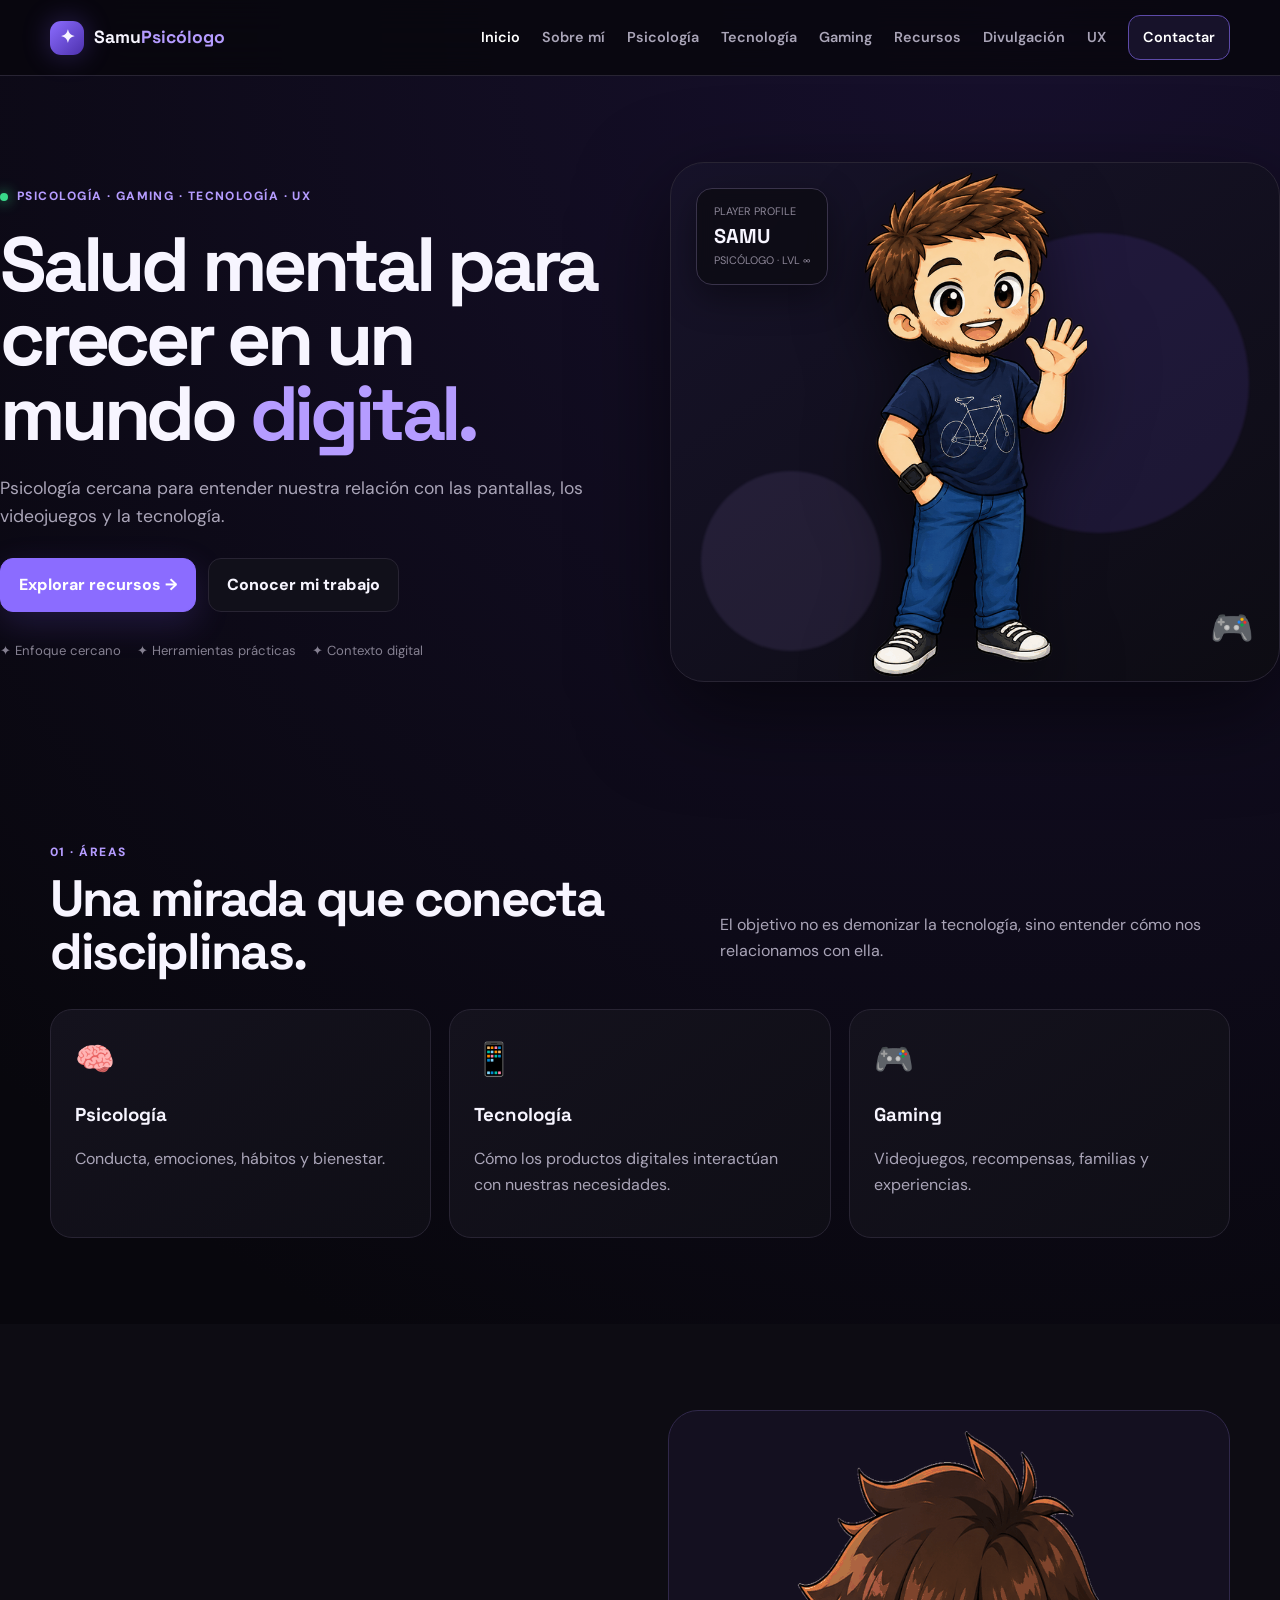
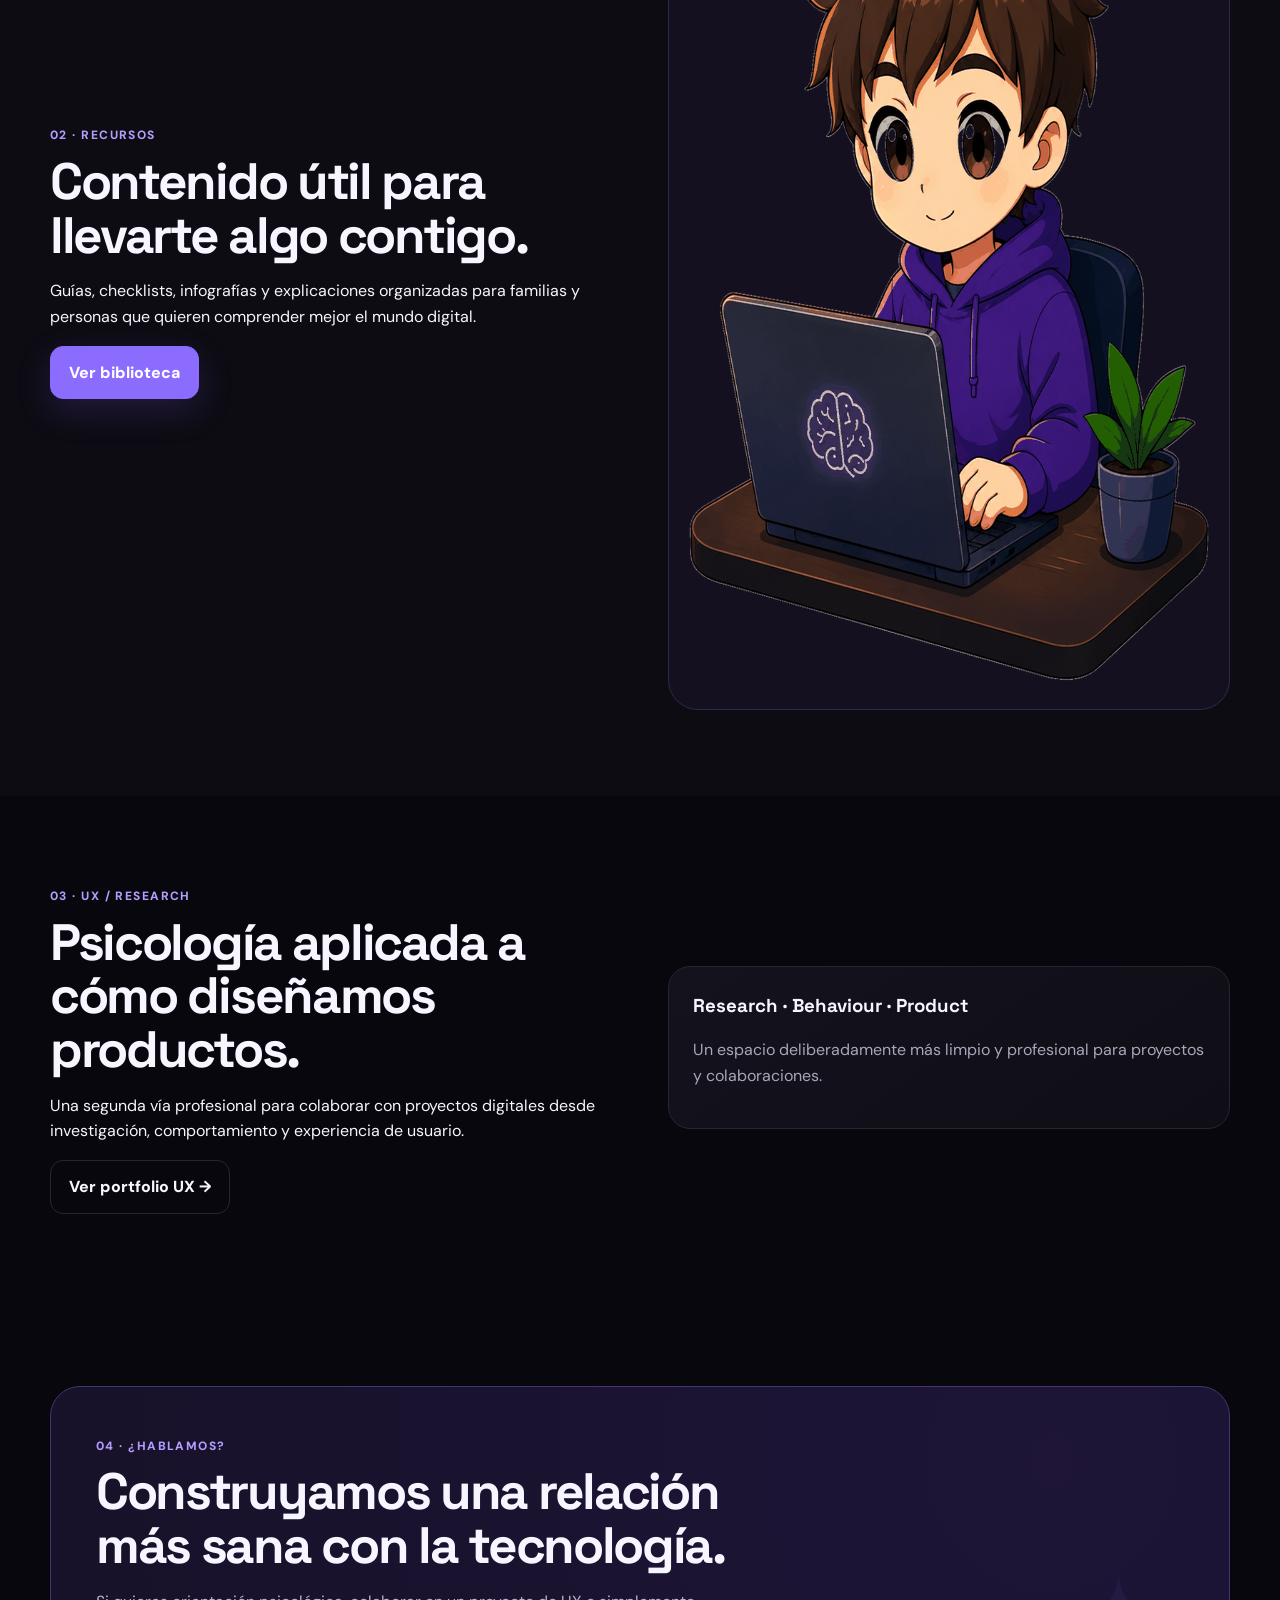
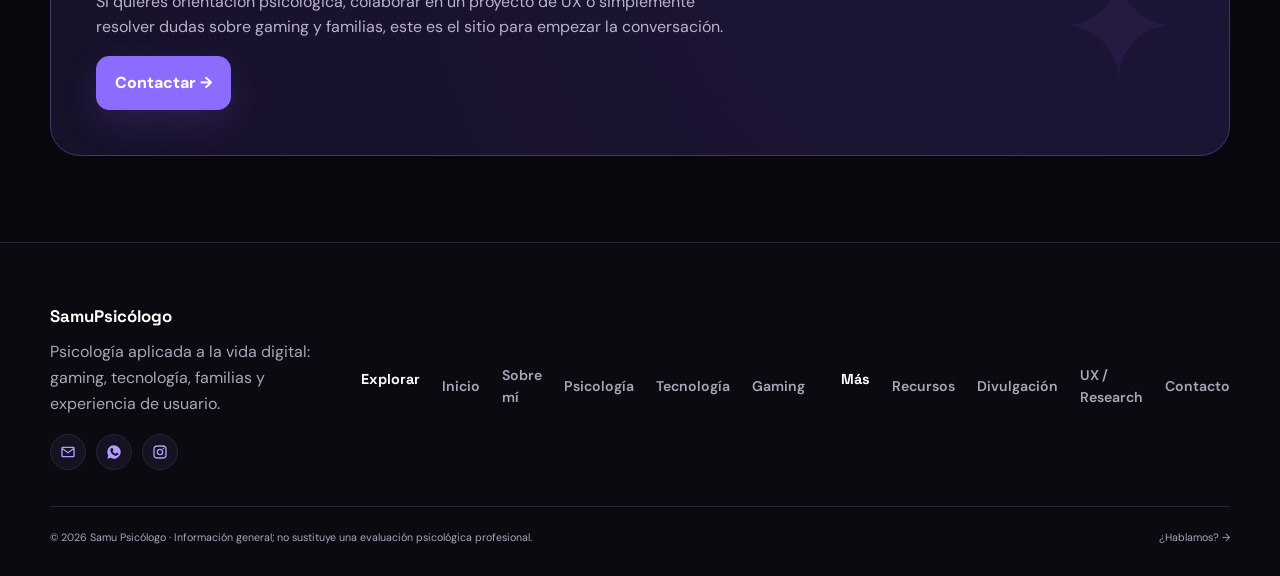
<file: index.html>
<!doctype html><html lang="es"><head><meta charset="utf-8"><meta name="viewport" content="width=device-width,initial-scale=1">
<title>Samu Psicólogo · Salud mental + Gaming + Tecnología</title>
<meta name="description" content="Psicología cercana especializada en la relación entre salud mental, videojuegos y tecnología. Recursos, divulgación y proyectos de UX/research.">
<link rel="canonical" href="https://samupsicologo.example.com/">
<meta property="og:type" content="website">
<meta property="og:title" content="Samu Psicólogo · Salud mental + Gaming + Tecnología">
<meta property="og:description" content="Psicología cercana especializada en la relación entre salud mental, videojuegos y tecnología.">
<meta property="og:image" content="assets/img/samu-hero.png">
<meta property="og:locale" content="es_ES">
<meta name="twitter:card" content="summary_large_image">
<meta name="theme-color" content="#08070d">
<link rel="icon" href="assets/img/favicon.png" type="image/png">
<link rel="apple-touch-icon" href="assets/img/favicon.png">
<link rel="stylesheet" href="css/styles.css">
<script type="application/ld+json">
{"@context":"https://schema.org","@type":"ProfessionalService","name":"Samu Psicólogo","description":"Psicología cercana especializada en la relación entre salud mental, videojuegos y tecnología.","image":"assets/img/samu-hero.png","email":"hola@samupsigamer.com","sameAs":["https://instagram.com/samu.psigamer"],"areaServed":"ES","knowsAbout":["Psicología","Gaming","Tecnología","UX Research","Bienestar digital"]}
</script>
</head><body>
<a class="skip-link" href="#content">Saltar al contenido</a>
<header class="header"><div class="container header-inner"><a class="brand" href="index.html"><span class="brand-mark">✦</span><span>Samu<span>Psicólogo</span></span></a><button class="menu" aria-label="Abrir navegación" aria-expanded="false">☰</button><nav><a class="active" href="index.html" aria-current="page">Inicio</a><a href="pages/sobre-mi.html">Sobre mí</a><a href="pages/psicologia.html">Psicología</a><a href="pages/tecnologia.html">Tecnología</a><a href="pages/gaming.html">Gaming</a><a href="pages/recursos.html">Recursos</a><a href="pages/divulgacion.html">Divulgación</a><a href="pages/ux.html">UX</a><a class="nav-cta" href="pages/contacto.html">Contactar</a></nav></div></header>
<main id="content"><section class="hero"><div class="container" style="display:contents"><div><div class="eyebrow"><span class="pulse-dot"></span> PSICOLOGÍA · GAMING · TECNOLOGÍA · UX</div><h1>Salud mental para crecer en un mundo <em>digital.</em></h1><p>Psicología cercana para entender nuestra relación con las pantallas, los videojuegos y la tecnología.</p><div class="actions"><a class="btn primary" href="pages/recursos.html">Explorar recursos →</a><a class="btn ghost" href="pages/sobre-mi.html">Conocer mi trabajo</a></div><div class="trust"><span>✦ Enfoque cercano</span><span>✦ Herramientas prácticas</span><span>✦ Contexto digital</span></div></div><div class="hero-visual"><div class="level-card top"><small>PLAYER PROFILE</small><strong>SAMU</strong><span>PSICÓLOGO · LVL ∞</span></div><img src="assets/img/samu-hero.png" alt="Ilustración de Samu, psicólogo" width="374" height="850"><div class="controller">🎮</div></div></div></section>
<section class="section"><div class="container"><div class="section-head"><div><span class="tag">01 · ÁREAS</span><h2>Una mirada que conecta disciplinas.</h2></div><p>El objetivo no es demonizar la tecnología, sino entender cómo nos relacionamos con ella.</p></div><div class="grid"><a class="card" href="pages/psicologia.html"><div class="icon">🧠</div><h3>Psicología</h3><p>Conducta, emociones, hábitos y bienestar.</p></a><a class="card" href="pages/tecnologia.html"><div class="icon">📱</div><h3>Tecnología</h3><p>Cómo los productos digitales interactúan con nuestras necesidades.</p></a><a class="card" href="pages/gaming.html"><div class="icon">🎮</div><h3>Gaming</h3><p>Videojuegos, recompensas, familias y experiencias.</p></a></div></div></section>
<section class="section dark"><div class="container split"><div><span class="tag">02 · RECURSOS</span><h2>Contenido útil para llevarte algo contigo.</h2><p>Guías, checklists, infografías y explicaciones organizadas para familias y personas que quieren comprender mejor el mundo digital.</p><a class="btn primary" href="pages/recursos.html">Ver biblioteca</a></div><div class="chibi-card"><img src="assets/img/samu-recursos.png" alt="Ilustración de un niño usando un portátil con el logo de Samu Psicólogo" loading="lazy" width="728" height="850"></div></div></section>
<section class="section"><div class="container split"><div><span class="tag">03 · UX / RESEARCH</span><h2>Psicología aplicada a cómo diseñamos productos.</h2><p>Una segunda vía profesional para colaborar con proyectos digitales desde investigación, comportamiento y experiencia de usuario.</p><a class="btn" href="pages/ux.html">Ver portfolio UX →</a></div><div class="card"><h3>Research · Behaviour · Product</h3><p>Un espacio deliberadamente más limpio y profesional para proyectos y colaboraciones.</p></div></div></section>
<section class="section"><div class="container"><div class="cta"><span class="tag">04 · ¿HABLAMOS?</span><h2>Construyamos una relación más sana con la tecnología.</h2><p>Si quieres orientación psicológica, colaborar en un proyecto de UX o simplemente resolver dudas sobre gaming y familias, este es el sitio para empezar la conversación.</p><a class="btn primary" href="pages/contacto.html">Contactar →</a></div></div></section></main><footer class="footer"><div class="container footer-grid"><div class="footer-about"><strong>SamuPsicólogo</strong><p>Psicología aplicada a la vida digital: gaming, tecnología, familias y experiencia de usuario.</p><div class="footer-social"><a href="mailto:hola@samupsigamer.com" aria-label="Enviar email"><svg viewBox="0 0 24 24"><path d="M4 4h16a2 2 0 0 1 2 2v12a2 2 0 0 1-2 2H4a2 2 0 0 1-2-2V6a2 2 0 0 1 2-2Zm0 2v.01L12 12l8-5.99V6H4Zm16 12V8.24l-8 6-8-6V18Z"/></svg></a><a href="https://wa.me/000000000" target="_blank" rel="noopener" aria-label="WhatsApp"><svg viewBox="0 0 24 24"><path d="M12 2a10 10 0 0 0-8.6 15.1L2 22l5-1.35A10 10 0 1 0 12 2Zm5.6 14.2c-.24.68-1.4 1.3-1.94 1.36-.5.06-1.12.08-1.8-.11a12.7 12.7 0 0 1-1.86-.68 10.6 10.6 0 0 1-4.2-3.75c-.4-.55-1.3-1.9-1.3-3.6 0-1.7.9-2.5 1.2-2.85.3-.35.7-.4.9-.4h.65c.2 0 .48-.04.73.55.26.6.9 2.1.98 2.25.08.15.13.33.02.53-.1.2-.16.33-.32.5-.15.18-.32.4-.46.53-.15.15-.3.31-.13.6.16.3.72 1.2 1.55 1.94 1.06.94 1.96 1.24 2.26 1.38.3.15.48.13.65-.08.18-.2.75-.87.95-1.17.2-.3.4-.24.66-.15.27.1 1.72.82 2.02.97.3.15.5.23.57.35.08.13.08.7-.16 1.38Z"/></svg></a><a href="https://instagram.com/samu.psigamer" target="_blank" rel="noopener" aria-label="Instagram"><svg viewBox="0 0 24 24"><path d="M8 2h8a6 6 0 0 1 6 6v8a6 6 0 0 1-6 6H8a6 6 0 0 1-6-6V8a6 6 0 0 1 6-6Zm0 2a4 4 0 0 0-4 4v8a4 4 0 0 0 4 4h8a4 4 0 0 0 4-4V8a4 4 0 0 0-4-4Zm4 3a5 5 0 1 1 0 10 5 5 0 0 1 0-10Zm0 2a3 3 0 1 0 0 6 3 3 0 0 0 0-6Zm5.2-3.4a1.2 1.2 0 1 1 0 2.4 1.2 1.2 0 0 1 0-2.4Z"/></svg></a></div></div><nav class="footer-col"><h4>Explorar</h4><a href="index.html">Inicio</a><a href="pages/sobre-mi.html">Sobre mí</a><a href="pages/psicologia.html">Psicología</a><a href="pages/tecnologia.html">Tecnología</a><a href="pages/gaming.html">Gaming</a></nav><nav class="footer-col"><h4>Más</h4><a href="pages/recursos.html">Recursos</a><a href="pages/divulgacion.html">Divulgación</a><a href="pages/ux.html">UX / Research</a><a href="pages/contacto.html">Contacto</a></nav></div><div class="container footer-bottom"><small>© 2026 Samu Psicólogo · Información general; no sustituye una evaluación psicológica profesional.</small><small><a href="pages/contacto.html">¿Hablamos? →</a></small></div></footer><script src="js/main.js"></script></body></html>
</file>
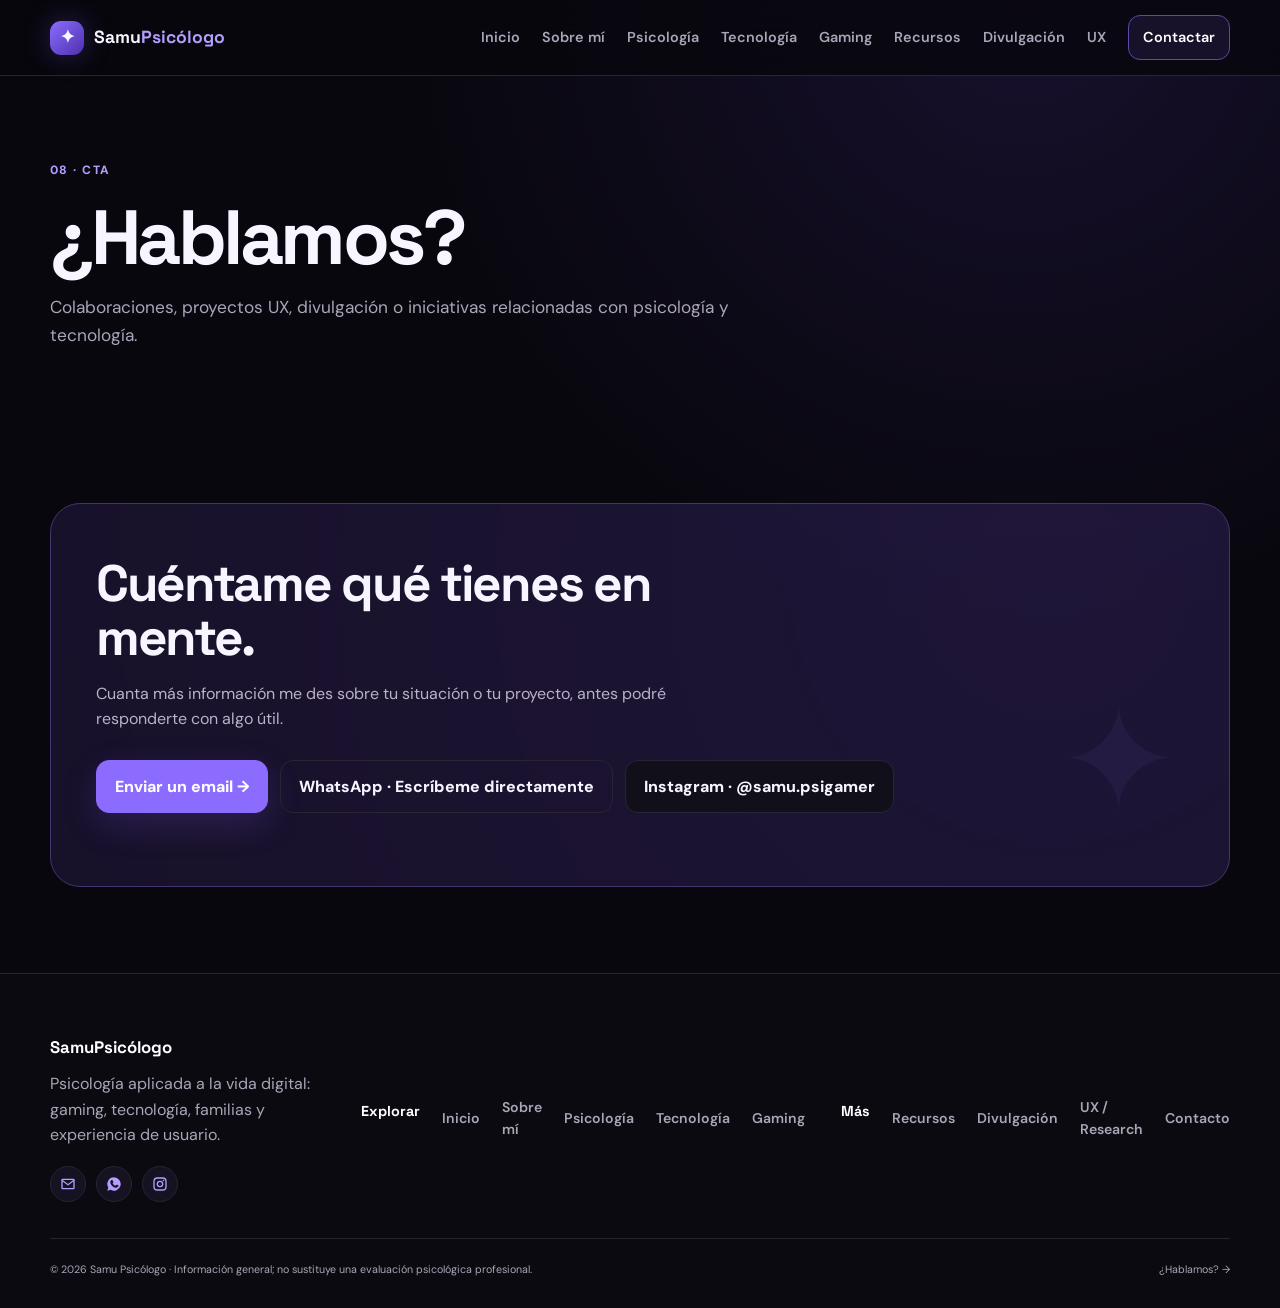
<file: pages/contacto.html>
<!doctype html><html lang="es"><head><meta charset="utf-8"><meta name="viewport" content="width=device-width,initial-scale=1">
<title>Contacto · Samu Psicólogo</title>
<meta name="description" content="Escríbeme por email, WhatsApp o Instagram para consultas, colaboraciones o proyectos de UX y divulgación.">
<link rel="canonical" href="https://samupsicologo.example.com/pages/contacto.html">
<meta property="og:type" content="website">
<meta property="og:title" content="Contacto · Samu Psicólogo">
<meta property="og:description" content="Escríbeme por email, WhatsApp o Instagram para consultas, colaboraciones o proyectos de UX y divulgación.">
<meta property="og:image" content="../assets/img/samu-hero.png">
<meta property="og:locale" content="es_ES">
<meta name="twitter:card" content="summary_large_image">
<meta name="theme-color" content="#08070d">
<link rel="icon" href="../assets/img/favicon.png" type="image/png">
<link rel="apple-touch-icon" href="../assets/img/favicon.png">
<link rel="stylesheet" href="../css/styles.css">
</head><body>
<a class="skip-link" href="#content">Saltar al contenido</a>
<header class="header"><div class="container header-inner"><a class="brand" href="../index.html"><span class="brand-mark">✦</span><span>Samu<span>Psicólogo</span></span></a><button class="menu" aria-label="Abrir navegación" aria-expanded="false">☰</button><nav>
<a href="../index.html">Inicio</a><a href="sobre-mi.html">Sobre mí</a><a href="psicologia.html">Psicología</a><a href="tecnologia.html">Tecnología</a><a href="gaming.html">Gaming</a><a href="recursos.html">Recursos</a><a href="divulgacion.html">Divulgación</a><a href="ux.html">UX</a><a class="nav-cta active" href="contacto.html" aria-current="page">Contactar</a></nav></div></header><main id="content"><section class="page-hero"><div class="container"><span class="tag">08 · CTA</span><h1>¿Hablamos?</h1><p>Colaboraciones, proyectos UX, divulgación o iniciativas relacionadas con psicología y tecnología.</p></div></section><section class="section"><div class="container"><div class="cta"><h2>Cuéntame qué tienes en mente.</h2><p>Cuanta más información me des sobre tu situación o tu proyecto, antes podré responderte con algo útil.</p><div class="actions"><a class="btn primary" href="mailto:hola@samupsigamer.com">Enviar un email →</a><a class="btn" href="https://wa.me/000000000" target="_blank" rel="noopener">WhatsApp · Escríbeme directamente</a><a class="btn ghost" href="https://instagram.com/samu.psigamer" target="_blank" rel="noopener">Instagram · @samu.psigamer</a></div></div></div></section></main><footer class="footer"><div class="container footer-grid"><div class="footer-about"><strong>SamuPsicólogo</strong><p>Psicología aplicada a la vida digital: gaming, tecnología, familias y experiencia de usuario.</p><div class="footer-social"><a href="mailto:hola@samupsigamer.com" aria-label="Enviar email"><svg viewBox="0 0 24 24"><path d="M4 4h16a2 2 0 0 1 2 2v12a2 2 0 0 1-2 2H4a2 2 0 0 1-2-2V6a2 2 0 0 1 2-2Zm0 2v.01L12 12l8-5.99V6H4Zm16 12V8.24l-8 6-8-6V18Z"/></svg></a><a href="https://wa.me/000000000" target="_blank" rel="noopener" aria-label="WhatsApp"><svg viewBox="0 0 24 24"><path d="M12 2a10 10 0 0 0-8.6 15.1L2 22l5-1.35A10 10 0 1 0 12 2Zm5.6 14.2c-.24.68-1.4 1.3-1.94 1.36-.5.06-1.12.08-1.8-.11a12.7 12.7 0 0 1-1.86-.68 10.6 10.6 0 0 1-4.2-3.75c-.4-.55-1.3-1.9-1.3-3.6 0-1.7.9-2.5 1.2-2.85.3-.35.7-.4.9-.4h.65c.2 0 .48-.04.73.55.26.6.9 2.1.98 2.25.08.15.13.33.02.53-.1.2-.16.33-.32.5-.15.18-.32.4-.46.53-.15.15-.3.31-.13.6.16.3.72 1.2 1.55 1.94 1.06.94 1.96 1.24 2.26 1.38.3.15.48.13.65-.08.18-.2.75-.87.95-1.17.2-.3.4-.24.66-.15.27.1 1.72.82 2.02.97.3.15.5.23.57.35.08.13.08.7-.16 1.38Z"/></svg></a><a href="https://instagram.com/samu.psigamer" target="_blank" rel="noopener" aria-label="Instagram"><svg viewBox="0 0 24 24"><path d="M8 2h8a6 6 0 0 1 6 6v8a6 6 0 0 1-6 6H8a6 6 0 0 1-6-6V8a6 6 0 0 1 6-6Zm0 2a4 4 0 0 0-4 4v8a4 4 0 0 0 4 4h8a4 4 0 0 0 4-4V8a4 4 0 0 0-4-4Zm4 3a5 5 0 1 1 0 10 5 5 0 0 1 0-10Zm0 2a3 3 0 1 0 0 6 3 3 0 0 0 0-6Zm5.2-3.4a1.2 1.2 0 1 1 0 2.4 1.2 1.2 0 0 1 0-2.4Z"/></svg></a></div></div><nav class="footer-col"><h4>Explorar</h4><a href="../index.html">Inicio</a><a href="sobre-mi.html">Sobre mí</a><a href="psicologia.html">Psicología</a><a href="tecnologia.html">Tecnología</a><a href="gaming.html">Gaming</a></nav><nav class="footer-col"><h4>Más</h4><a href="recursos.html">Recursos</a><a href="divulgacion.html">Divulgación</a><a href="ux.html">UX / Research</a><a href="contacto.html">Contacto</a></nav></div><div class="container footer-bottom"><small>© 2026 Samu Psicólogo · Información general; no sustituye una evaluación psicológica profesional.</small><small><a href="contacto.html">¿Hablamos? →</a></small></div></footer><script src="../js/main.js"></script></body></html>
</file>
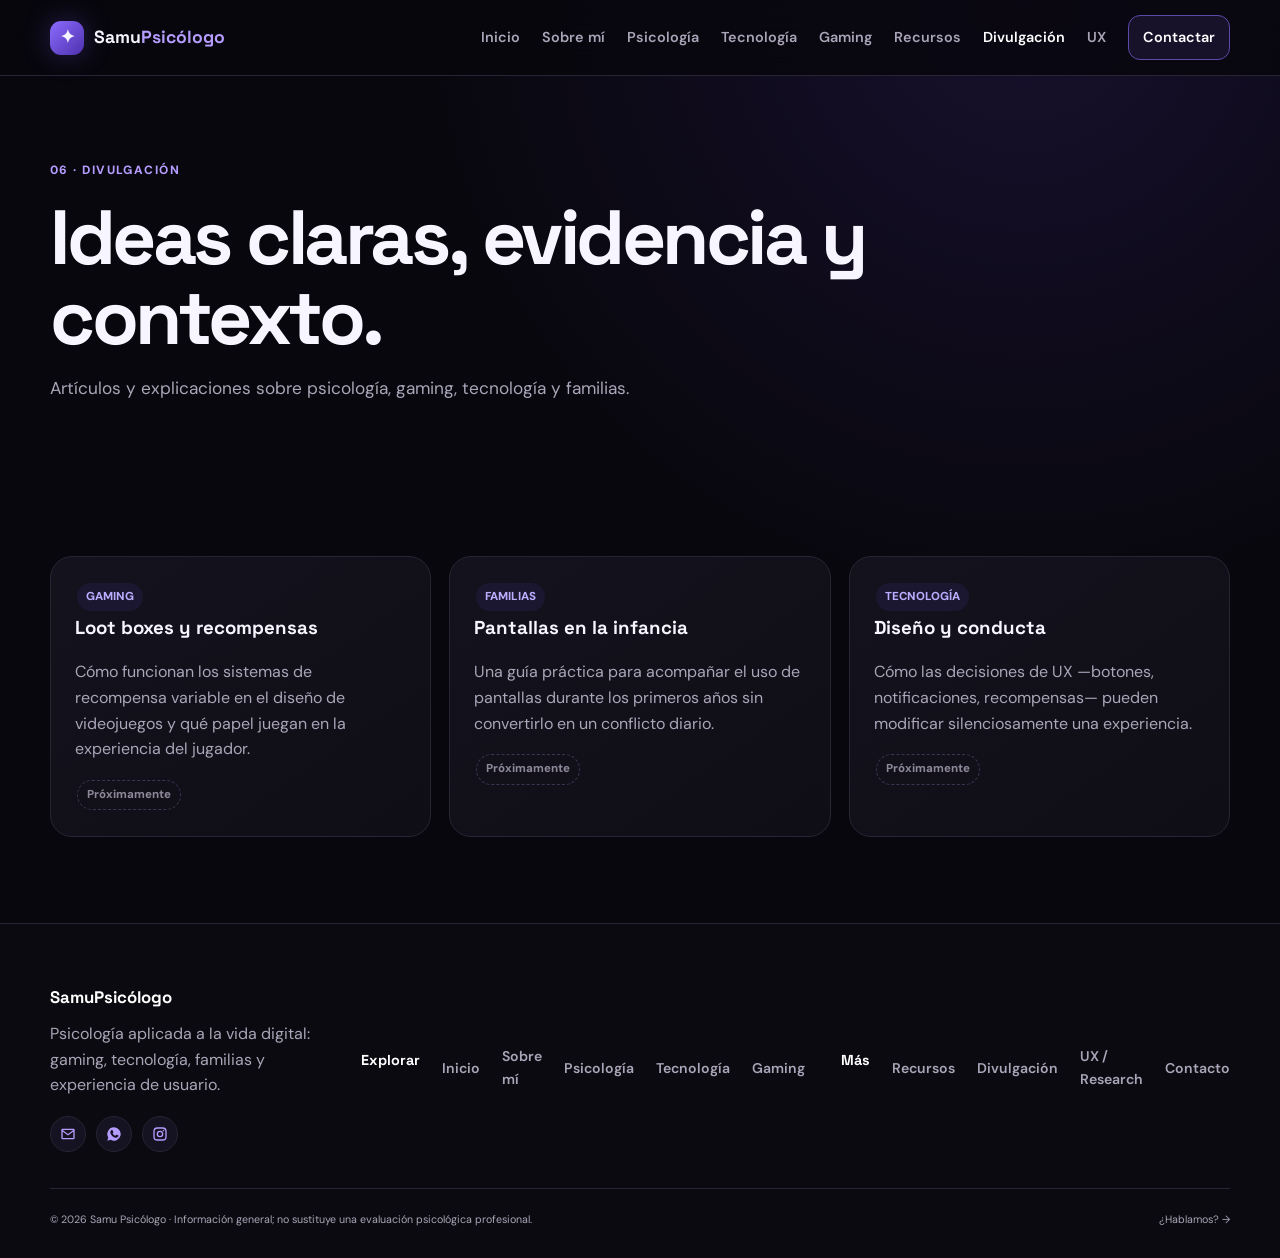
<file: pages/divulgacion.html>
<!doctype html><html lang="es"><head><meta charset="utf-8"><meta name="viewport" content="width=device-width,initial-scale=1">
<title>Divulgación · Samu Psicólogo</title>
<meta name="description" content="Artículos y explicaciones con evidencia y contexto sobre psicología, gaming, tecnología y familias.">
<link rel="canonical" href="https://samupsicologo.example.com/pages/divulgacion.html">
<meta property="og:type" content="website">
<meta property="og:title" content="Divulgación · Samu Psicólogo">
<meta property="og:description" content="Artículos y explicaciones con evidencia y contexto sobre psicología, gaming, tecnología y familias.">
<meta property="og:image" content="../assets/img/samu-hero.png">
<meta property="og:locale" content="es_ES">
<meta name="twitter:card" content="summary_large_image">
<meta name="theme-color" content="#08070d">
<link rel="icon" href="../assets/img/favicon.png" type="image/png">
<link rel="apple-touch-icon" href="../assets/img/favicon.png">
<link rel="stylesheet" href="../css/styles.css">
</head><body>
<a class="skip-link" href="#content">Saltar al contenido</a>
<header class="header"><div class="container header-inner"><a class="brand" href="../index.html"><span class="brand-mark">✦</span><span>Samu<span>Psicólogo</span></span></a><button class="menu" aria-label="Abrir navegación" aria-expanded="false">☰</button><nav>
<a href="../index.html">Inicio</a><a href="sobre-mi.html">Sobre mí</a><a href="psicologia.html">Psicología</a><a href="tecnologia.html">Tecnología</a><a href="gaming.html">Gaming</a><a href="recursos.html">Recursos</a><a class="active" href="divulgacion.html" aria-current="page">Divulgación</a><a href="ux.html">UX</a><a class="nav-cta" href="contacto.html">Contactar</a></nav></div></header><main id="content"><section class="page-hero"><div class="container"><span class="tag">06 · DIVULGACIÓN</span><h1>Ideas claras, evidencia y contexto.</h1><p>Artículos y explicaciones sobre psicología, gaming, tecnología y familias.</p></div></section><section class="section"><div class="container grid"><article class="card"><span class="tag-pill">GAMING</span><h3>Loot boxes y recompensas</h3><p>Cómo funcionan los sistemas de recompensa variable en el diseño de videojuegos y qué papel juegan en la experiencia del jugador.</p><span class="tag-pill soon">Próximamente</span></article><article class="card"><span class="tag-pill">FAMILIAS</span><h3>Pantallas en la infancia</h3><p>Una guía práctica para acompañar el uso de pantallas durante los primeros años sin convertirlo en un conflicto diario.</p><span class="tag-pill soon">Próximamente</span></article><article class="card"><span class="tag-pill">TECNOLOGÍA</span><h3>Diseño y conducta</h3><p>Cómo las decisiones de UX —botones, notificaciones, recompensas— pueden modificar silenciosamente una experiencia.</p><span class="tag-pill soon">Próximamente</span></article></div></section></main><footer class="footer"><div class="container footer-grid"><div class="footer-about"><strong>SamuPsicólogo</strong><p>Psicología aplicada a la vida digital: gaming, tecnología, familias y experiencia de usuario.</p><div class="footer-social"><a href="mailto:hola@samupsigamer.com" aria-label="Enviar email"><svg viewBox="0 0 24 24"><path d="M4 4h16a2 2 0 0 1 2 2v12a2 2 0 0 1-2 2H4a2 2 0 0 1-2-2V6a2 2 0 0 1 2-2Zm0 2v.01L12 12l8-5.99V6H4Zm16 12V8.24l-8 6-8-6V18Z"/></svg></a><a href="https://wa.me/000000000" target="_blank" rel="noopener" aria-label="WhatsApp"><svg viewBox="0 0 24 24"><path d="M12 2a10 10 0 0 0-8.6 15.1L2 22l5-1.35A10 10 0 1 0 12 2Zm5.6 14.2c-.24.68-1.4 1.3-1.94 1.36-.5.06-1.12.08-1.8-.11a12.7 12.7 0 0 1-1.86-.68 10.6 10.6 0 0 1-4.2-3.75c-.4-.55-1.3-1.9-1.3-3.6 0-1.7.9-2.5 1.2-2.85.3-.35.7-.4.9-.4h.65c.2 0 .48-.04.73.55.26.6.9 2.1.98 2.25.08.15.13.33.02.53-.1.2-.16.33-.32.5-.15.18-.32.4-.46.53-.15.15-.3.31-.13.6.16.3.72 1.2 1.55 1.94 1.06.94 1.96 1.24 2.26 1.38.3.15.48.13.65-.08.18-.2.75-.87.95-1.17.2-.3.4-.24.66-.15.27.1 1.72.82 2.02.97.3.15.5.23.57.35.08.13.08.7-.16 1.38Z"/></svg></a><a href="https://instagram.com/samu.psigamer" target="_blank" rel="noopener" aria-label="Instagram"><svg viewBox="0 0 24 24"><path d="M8 2h8a6 6 0 0 1 6 6v8a6 6 0 0 1-6 6H8a6 6 0 0 1-6-6V8a6 6 0 0 1 6-6Zm0 2a4 4 0 0 0-4 4v8a4 4 0 0 0 4 4h8a4 4 0 0 0 4-4V8a4 4 0 0 0-4-4Zm4 3a5 5 0 1 1 0 10 5 5 0 0 1 0-10Zm0 2a3 3 0 1 0 0 6 3 3 0 0 0 0-6Zm5.2-3.4a1.2 1.2 0 1 1 0 2.4 1.2 1.2 0 0 1 0-2.4Z"/></svg></a></div></div><nav class="footer-col"><h4>Explorar</h4><a href="../index.html">Inicio</a><a href="sobre-mi.html">Sobre mí</a><a href="psicologia.html">Psicología</a><a href="tecnologia.html">Tecnología</a><a href="gaming.html">Gaming</a></nav><nav class="footer-col"><h4>Más</h4><a href="recursos.html">Recursos</a><a href="divulgacion.html">Divulgación</a><a href="ux.html">UX / Research</a><a href="contacto.html">Contacto</a></nav></div><div class="container footer-bottom"><small>© 2026 Samu Psicólogo · Información general; no sustituye una evaluación psicológica profesional.</small><small><a href="contacto.html">¿Hablamos? →</a></small></div></footer><script src="../js/main.js"></script></body></html>
</file>
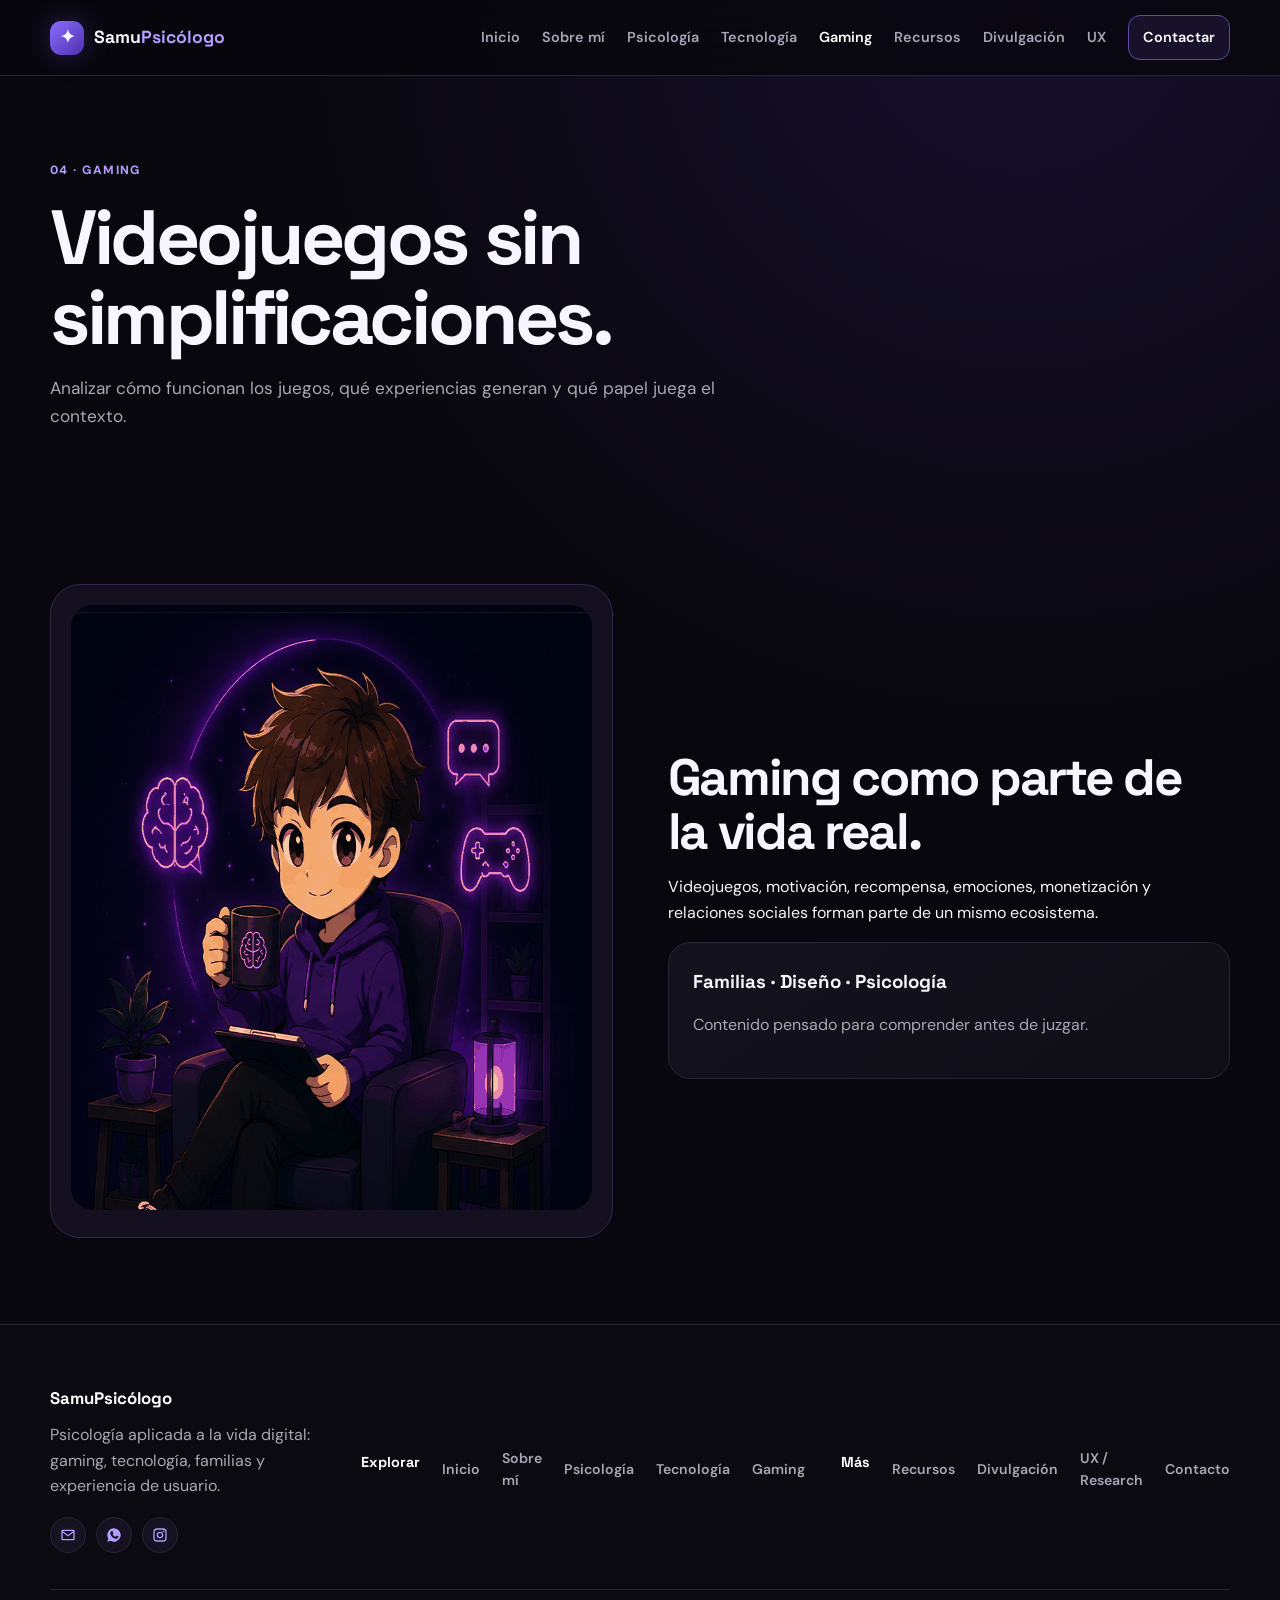
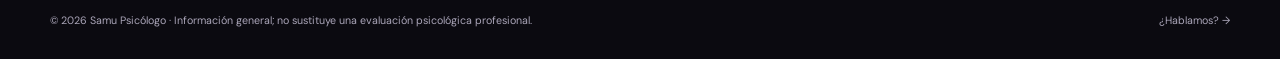
<file: pages/gaming.html>
<!doctype html><html lang="es"><head><meta charset="utf-8"><meta name="viewport" content="width=device-width,initial-scale=1">
<title>Gaming · Samu Psicólogo</title>
<meta name="description" content="Videojuegos sin simplificaciones: motivación, recompensa, emociones, monetización y relaciones sociales.">
<link rel="canonical" href="https://samupsicologo.example.com/pages/gaming.html">
<meta property="og:type" content="website">
<meta property="og:title" content="Gaming · Samu Psicólogo">
<meta property="og:description" content="Videojuegos sin simplificaciones: motivación, recompensa, emociones, monetización y relaciones sociales.">
<meta property="og:image" content="../assets/img/samu-hero.png">
<meta property="og:locale" content="es_ES">
<meta name="twitter:card" content="summary_large_image">
<meta name="theme-color" content="#08070d">
<link rel="icon" href="../assets/img/favicon.png" type="image/png">
<link rel="apple-touch-icon" href="../assets/img/favicon.png">
<link rel="stylesheet" href="../css/styles.css">
</head><body>
<a class="skip-link" href="#content">Saltar al contenido</a>
<header class="header"><div class="container header-inner"><a class="brand" href="../index.html"><span class="brand-mark">✦</span><span>Samu<span>Psicólogo</span></span></a><button class="menu" aria-label="Abrir navegación" aria-expanded="false">☰</button><nav>
<a href="../index.html">Inicio</a><a href="sobre-mi.html">Sobre mí</a><a href="psicologia.html">Psicología</a><a href="tecnologia.html">Tecnología</a><a class="active" href="gaming.html" aria-current="page">Gaming</a><a href="recursos.html">Recursos</a><a href="divulgacion.html">Divulgación</a><a href="ux.html">UX</a><a class="nav-cta" href="contacto.html">Contactar</a></nav></div></header><main id="content"><section class="page-hero"><div class="container"><span class="tag">04 · GAMING</span><h1>Videojuegos sin simplificaciones.</h1><p>Analizar cómo funcionan los juegos, qué experiencias generan y qué papel juega el contexto.</p></div></section><section class="section"><div class="container split"><div class="chibi-card"><img src="../assets/img/samu-gaming.png" alt="Samu, psicólogo, sentado con una tablet junto a iconos de chat y mando de videoconsola" loading="lazy" width="746" height="605"></div><div><h2>Gaming como parte de la vida real.</h2><p>Videojuegos, motivación, recompensa, emociones, monetización y relaciones sociales forman parte de un mismo ecosistema.</p><div class="card"><h3>Familias · Diseño · Psicología</h3><p>Contenido pensado para comprender antes de juzgar.</p></div></div></div></section></main><footer class="footer"><div class="container footer-grid"><div class="footer-about"><strong>SamuPsicólogo</strong><p>Psicología aplicada a la vida digital: gaming, tecnología, familias y experiencia de usuario.</p><div class="footer-social"><a href="mailto:hola@samupsigamer.com" aria-label="Enviar email"><svg viewBox="0 0 24 24"><path d="M4 4h16a2 2 0 0 1 2 2v12a2 2 0 0 1-2 2H4a2 2 0 0 1-2-2V6a2 2 0 0 1 2-2Zm0 2v.01L12 12l8-5.99V6H4Zm16 12V8.24l-8 6-8-6V18Z"/></svg></a><a href="https://wa.me/000000000" target="_blank" rel="noopener" aria-label="WhatsApp"><svg viewBox="0 0 24 24"><path d="M12 2a10 10 0 0 0-8.6 15.1L2 22l5-1.35A10 10 0 1 0 12 2Zm5.6 14.2c-.24.68-1.4 1.3-1.94 1.36-.5.06-1.12.08-1.8-.11a12.7 12.7 0 0 1-1.86-.68 10.6 10.6 0 0 1-4.2-3.75c-.4-.55-1.3-1.9-1.3-3.6 0-1.7.9-2.5 1.2-2.85.3-.35.7-.4.9-.4h.65c.2 0 .48-.04.73.55.26.6.9 2.1.98 2.25.08.15.13.33.02.53-.1.2-.16.33-.32.5-.15.18-.32.4-.46.53-.15.15-.3.31-.13.6.16.3.72 1.2 1.55 1.94 1.06.94 1.96 1.24 2.26 1.38.3.15.48.13.65-.08.18-.2.75-.87.95-1.17.2-.3.4-.24.66-.15.27.1 1.72.82 2.02.97.3.15.5.23.57.35.08.13.08.7-.16 1.38Z"/></svg></a><a href="https://instagram.com/samu.psigamer" target="_blank" rel="noopener" aria-label="Instagram"><svg viewBox="0 0 24 24"><path d="M8 2h8a6 6 0 0 1 6 6v8a6 6 0 0 1-6 6H8a6 6 0 0 1-6-6V8a6 6 0 0 1 6-6Zm0 2a4 4 0 0 0-4 4v8a4 4 0 0 0 4 4h8a4 4 0 0 0 4-4V8a4 4 0 0 0-4-4Zm4 3a5 5 0 1 1 0 10 5 5 0 0 1 0-10Zm0 2a3 3 0 1 0 0 6 3 3 0 0 0 0-6Zm5.2-3.4a1.2 1.2 0 1 1 0 2.4 1.2 1.2 0 0 1 0-2.4Z"/></svg></a></div></div><nav class="footer-col"><h4>Explorar</h4><a href="../index.html">Inicio</a><a href="sobre-mi.html">Sobre mí</a><a href="psicologia.html">Psicología</a><a href="tecnologia.html">Tecnología</a><a href="gaming.html">Gaming</a></nav><nav class="footer-col"><h4>Más</h4><a href="recursos.html">Recursos</a><a href="divulgacion.html">Divulgación</a><a href="ux.html">UX / Research</a><a href="contacto.html">Contacto</a></nav></div><div class="container footer-bottom"><small>© 2026 Samu Psicólogo · Información general; no sustituye una evaluación psicológica profesional.</small><small><a href="contacto.html">¿Hablamos? →</a></small></div></footer><script src="../js/main.js"></script></body></html>
</file>
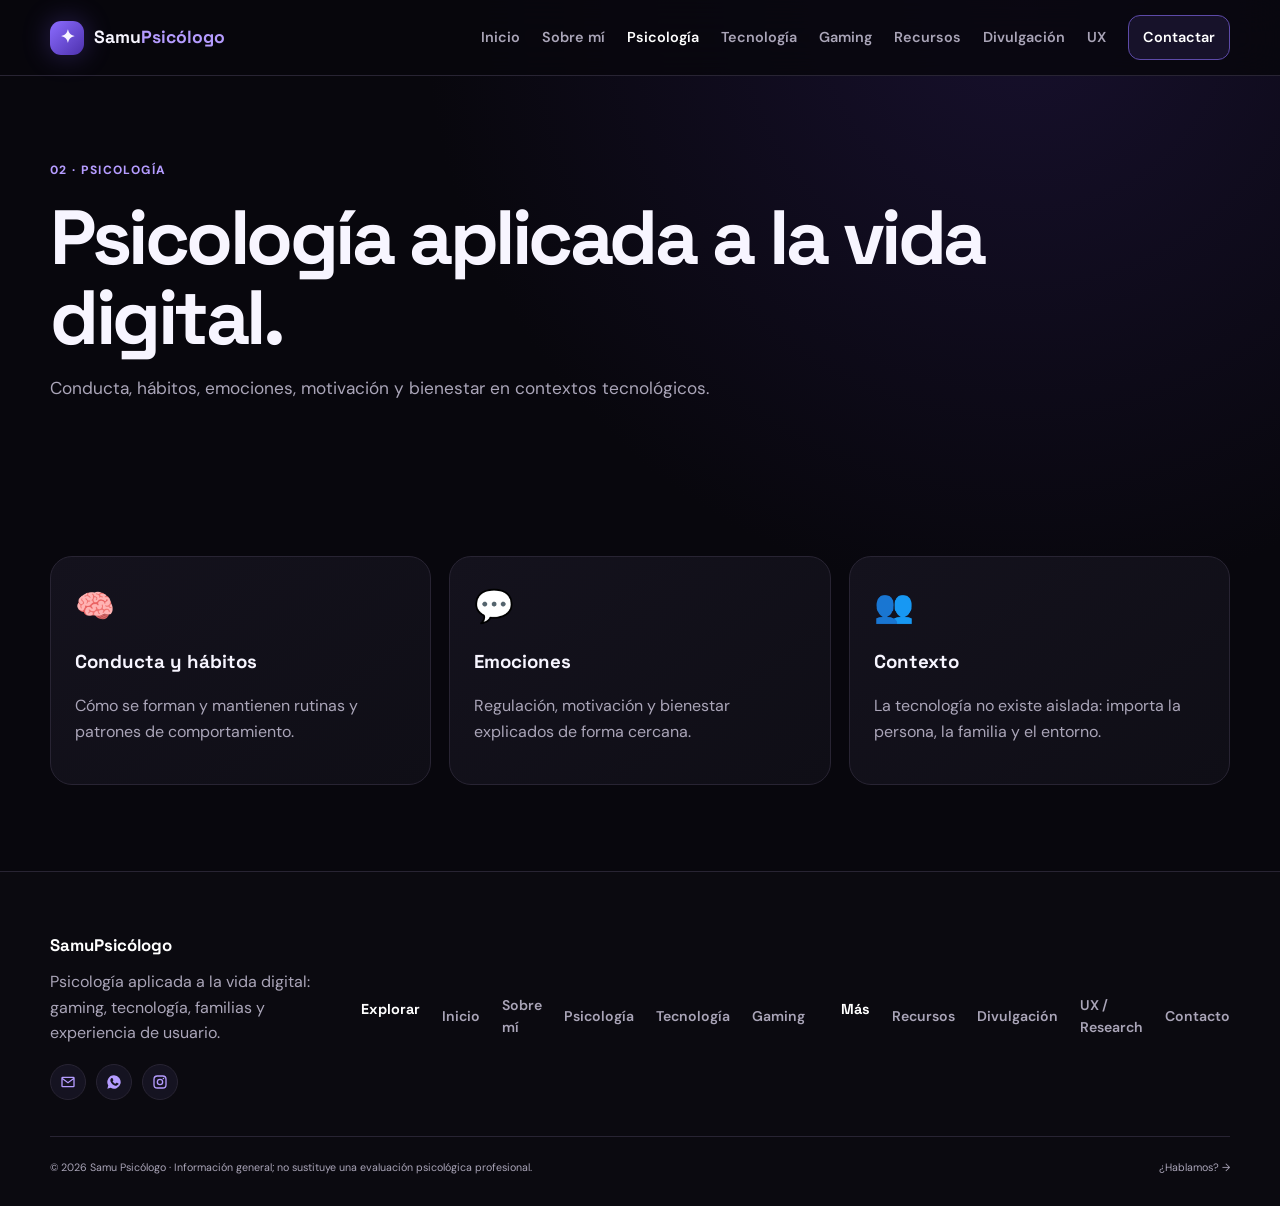
<file: pages/psicologia.html>
<!doctype html><html lang="es"><head><meta charset="utf-8"><meta name="viewport" content="width=device-width,initial-scale=1">
<title>Psicología · Samu Psicólogo</title>
<meta name="description" content="Psicología aplicada a la vida digital: conducta, hábitos, emociones, motivación y bienestar en contextos tecnológicos.">
<link rel="canonical" href="https://samupsicologo.example.com/pages/psicologia.html">
<meta property="og:type" content="website">
<meta property="og:title" content="Psicología · Samu Psicólogo">
<meta property="og:description" content="Psicología aplicada a la vida digital: conducta, hábitos, emociones, motivación y bienestar en contextos tecnológicos.">
<meta property="og:image" content="../assets/img/samu-hero.png">
<meta property="og:locale" content="es_ES">
<meta name="twitter:card" content="summary_large_image">
<meta name="theme-color" content="#08070d">
<link rel="icon" href="../assets/img/favicon.png" type="image/png">
<link rel="apple-touch-icon" href="../assets/img/favicon.png">
<link rel="stylesheet" href="../css/styles.css">
</head><body>
<a class="skip-link" href="#content">Saltar al contenido</a>
<header class="header"><div class="container header-inner"><a class="brand" href="../index.html"><span class="brand-mark">✦</span><span>Samu<span>Psicólogo</span></span></a><button class="menu" aria-label="Abrir navegación" aria-expanded="false">☰</button><nav>
<a href="../index.html">Inicio</a><a href="sobre-mi.html">Sobre mí</a><a class="active" href="psicologia.html" aria-current="page">Psicología</a><a href="tecnologia.html">Tecnología</a><a href="gaming.html">Gaming</a><a href="recursos.html">Recursos</a><a href="divulgacion.html">Divulgación</a><a href="ux.html">UX</a><a class="nav-cta" href="contacto.html">Contactar</a></nav></div></header><main id="content"><section class="page-hero"><div class="container"><span class="tag">02 · PSICOLOGÍA</span><h1>Psicología aplicada a la vida digital.</h1><p>Conducta, hábitos, emociones, motivación y bienestar en contextos tecnológicos.</p></div></section><section class="section"><div class="container grid"><div class="card"><div class="icon">🧠</div><h3>Conducta y hábitos</h3><p>Cómo se forman y mantienen rutinas y patrones de comportamiento.</p></div><div class="card"><div class="icon">💬</div><h3>Emociones</h3><p>Regulación, motivación y bienestar explicados de forma cercana.</p></div><div class="card"><div class="icon">👥</div><h3>Contexto</h3><p>La tecnología no existe aislada: importa la persona, la familia y el entorno.</p></div></div></section></main><footer class="footer"><div class="container footer-grid"><div class="footer-about"><strong>SamuPsicólogo</strong><p>Psicología aplicada a la vida digital: gaming, tecnología, familias y experiencia de usuario.</p><div class="footer-social"><a href="mailto:hola@samupsigamer.com" aria-label="Enviar email"><svg viewBox="0 0 24 24"><path d="M4 4h16a2 2 0 0 1 2 2v12a2 2 0 0 1-2 2H4a2 2 0 0 1-2-2V6a2 2 0 0 1 2-2Zm0 2v.01L12 12l8-5.99V6H4Zm16 12V8.24l-8 6-8-6V18Z"/></svg></a><a href="https://wa.me/000000000" target="_blank" rel="noopener" aria-label="WhatsApp"><svg viewBox="0 0 24 24"><path d="M12 2a10 10 0 0 0-8.6 15.1L2 22l5-1.35A10 10 0 1 0 12 2Zm5.6 14.2c-.24.68-1.4 1.3-1.94 1.36-.5.06-1.12.08-1.8-.11a12.7 12.7 0 0 1-1.86-.68 10.6 10.6 0 0 1-4.2-3.75c-.4-.55-1.3-1.9-1.3-3.6 0-1.7.9-2.5 1.2-2.85.3-.35.7-.4.9-.4h.65c.2 0 .48-.04.73.55.26.6.9 2.1.98 2.25.08.15.13.33.02.53-.1.2-.16.33-.32.5-.15.18-.32.4-.46.53-.15.15-.3.31-.13.6.16.3.72 1.2 1.55 1.94 1.06.94 1.96 1.24 2.26 1.38.3.15.48.13.65-.08.18-.2.75-.87.95-1.17.2-.3.4-.24.66-.15.27.1 1.72.82 2.02.97.3.15.5.23.57.35.08.13.08.7-.16 1.38Z"/></svg></a><a href="https://instagram.com/samu.psigamer" target="_blank" rel="noopener" aria-label="Instagram"><svg viewBox="0 0 24 24"><path d="M8 2h8a6 6 0 0 1 6 6v8a6 6 0 0 1-6 6H8a6 6 0 0 1-6-6V8a6 6 0 0 1 6-6Zm0 2a4 4 0 0 0-4 4v8a4 4 0 0 0 4 4h8a4 4 0 0 0 4-4V8a4 4 0 0 0-4-4Zm4 3a5 5 0 1 1 0 10 5 5 0 0 1 0-10Zm0 2a3 3 0 1 0 0 6 3 3 0 0 0 0-6Zm5.2-3.4a1.2 1.2 0 1 1 0 2.4 1.2 1.2 0 0 1 0-2.4Z"/></svg></a></div></div><nav class="footer-col"><h4>Explorar</h4><a href="../index.html">Inicio</a><a href="sobre-mi.html">Sobre mí</a><a href="psicologia.html">Psicología</a><a href="tecnologia.html">Tecnología</a><a href="gaming.html">Gaming</a></nav><nav class="footer-col"><h4>Más</h4><a href="recursos.html">Recursos</a><a href="divulgacion.html">Divulgación</a><a href="ux.html">UX / Research</a><a href="contacto.html">Contacto</a></nav></div><div class="container footer-bottom"><small>© 2026 Samu Psicólogo · Información general; no sustituye una evaluación psicológica profesional.</small><small><a href="contacto.html">¿Hablamos? →</a></small></div></footer><script src="../js/main.js"></script></body></html>
</file>
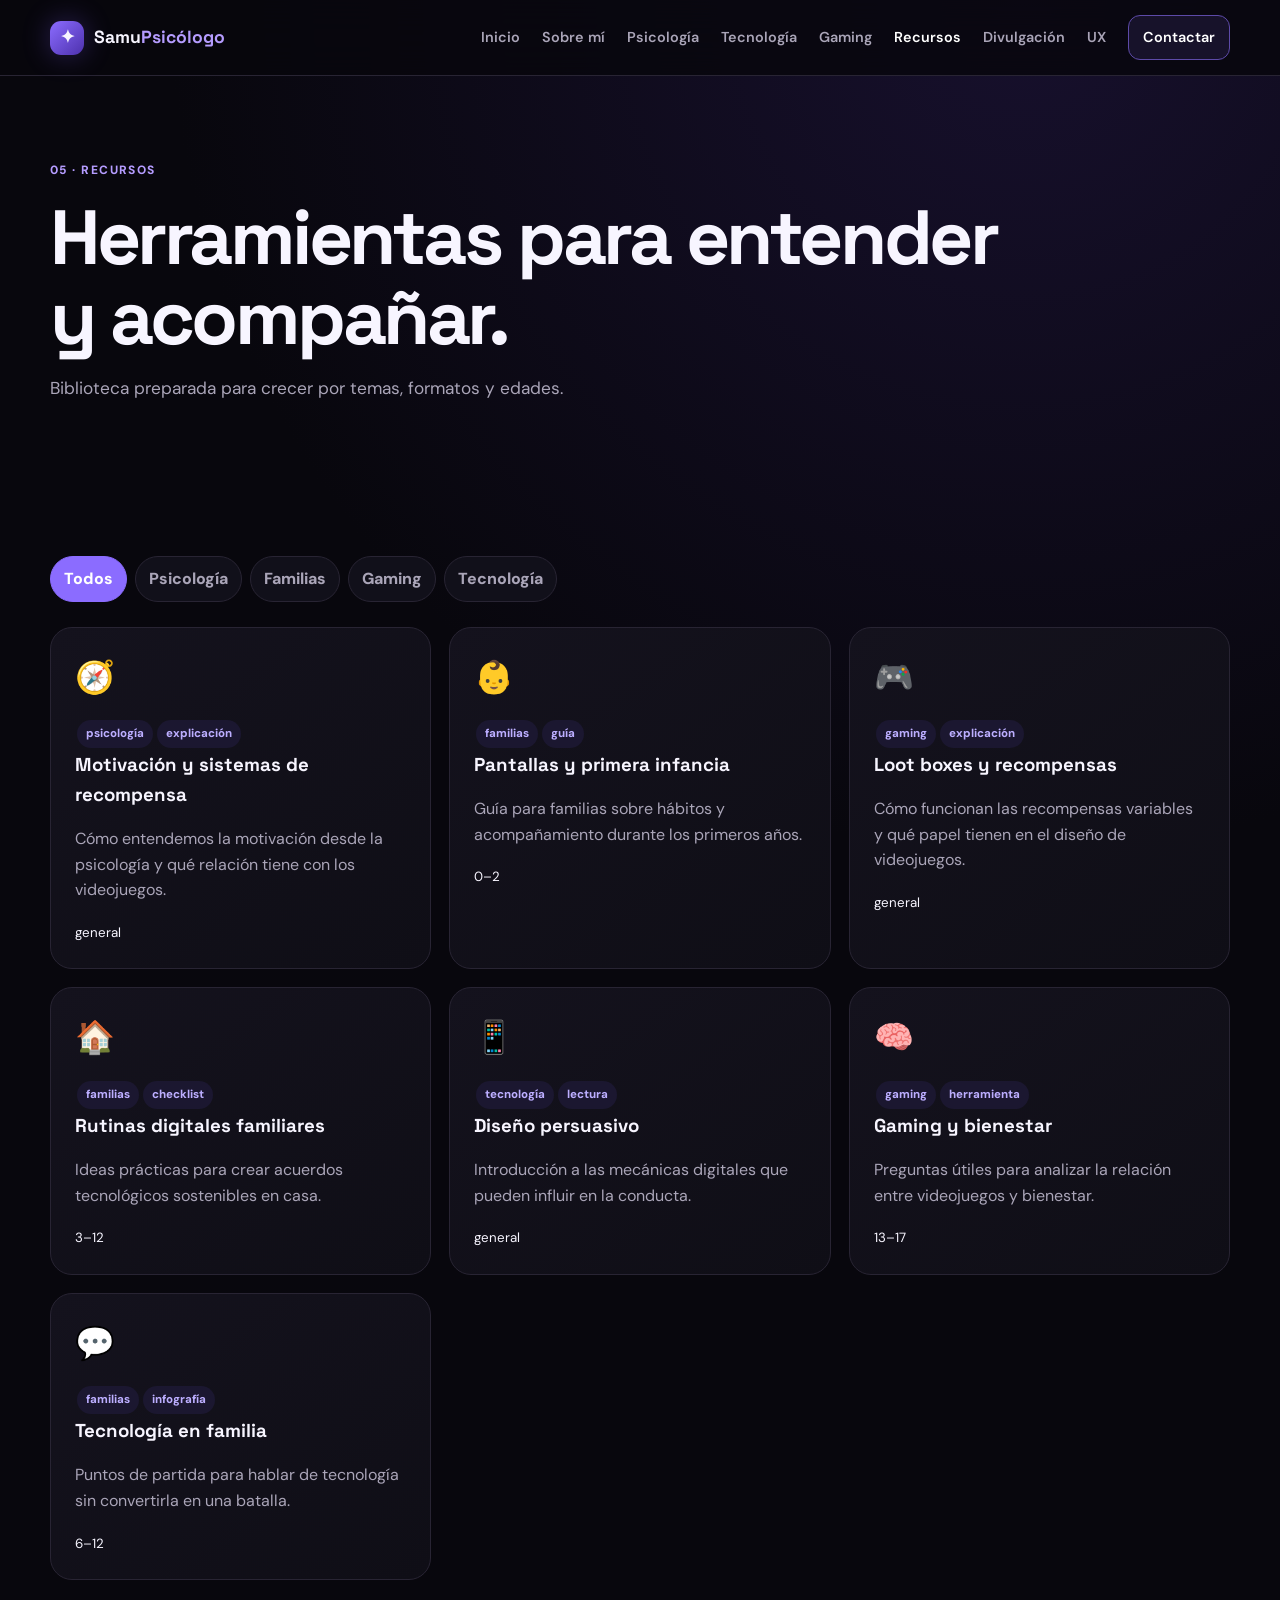
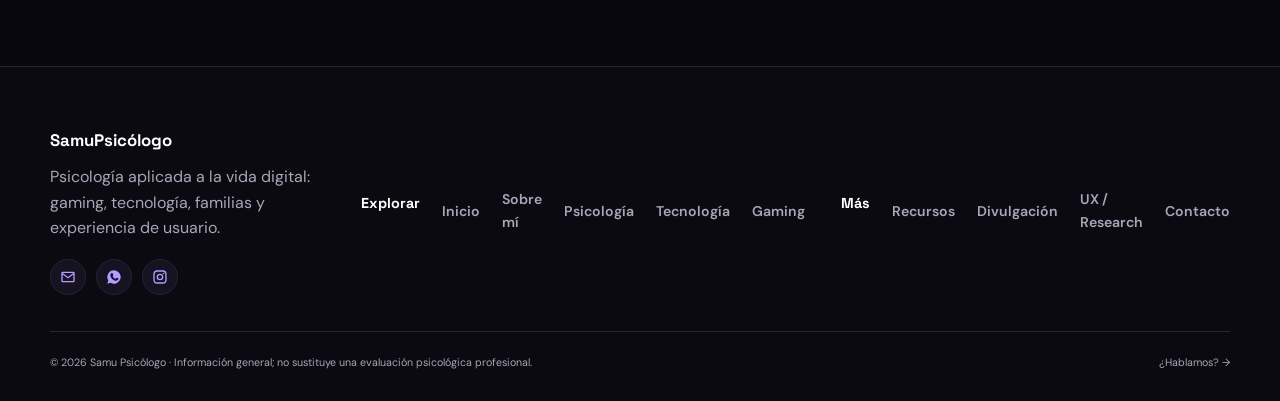
<file: pages/recursos.html>
<!doctype html><html lang="es"><head><meta charset="utf-8"><meta name="viewport" content="width=device-width,initial-scale=1">
<title>Recursos · Samu Psicólogo</title>
<meta name="description" content="Biblioteca de guías, checklists e infografías sobre salud mental, gaming y tecnología para familias.">
<link rel="canonical" href="https://samupsicologo.example.com/pages/recursos.html">
<meta property="og:type" content="website">
<meta property="og:title" content="Recursos · Samu Psicólogo">
<meta property="og:description" content="Biblioteca de guías, checklists e infografías sobre salud mental, gaming y tecnología para familias.">
<meta property="og:image" content="../assets/img/samu-hero.png">
<meta property="og:locale" content="es_ES">
<meta name="twitter:card" content="summary_large_image">
<meta name="theme-color" content="#08070d">
<link rel="icon" href="../assets/img/favicon.png" type="image/png">
<link rel="apple-touch-icon" href="../assets/img/favicon.png">
<link rel="stylesheet" href="../css/styles.css">
</head><body>
<a class="skip-link" href="#content">Saltar al contenido</a>
<header class="header"><div class="container header-inner"><a class="brand" href="../index.html"><span class="brand-mark">✦</span><span>Samu<span>Psicólogo</span></span></a><button class="menu" aria-label="Abrir navegación" aria-expanded="false">☰</button><nav>
<a href="../index.html">Inicio</a><a href="sobre-mi.html">Sobre mí</a><a href="psicologia.html">Psicología</a><a href="tecnologia.html">Tecnología</a><a href="gaming.html">Gaming</a><a class="active" href="recursos.html" aria-current="page">Recursos</a><a href="divulgacion.html">Divulgación</a><a href="ux.html">UX</a><a class="nav-cta" href="contacto.html">Contactar</a></nav></div></header><main id="content"><section class="page-hero"><div class="container"><span class="tag">05 · RECURSOS</span><h1>Herramientas para entender y acompañar.</h1><p>Biblioteca preparada para crecer por temas, formatos y edades.</p></div></section><section class="section"><div class="container"><div class="filters" role="group" aria-label="Filtrar recursos por categoría"><button class="filter active" data-filter="all" aria-pressed="true">Todos</button><button class="filter" data-filter="psicología" aria-pressed="false">Psicología</button><button class="filter" data-filter="familias" aria-pressed="false">Familias</button><button class="filter" data-filter="gaming" aria-pressed="false">Gaming</button><button class="filter" data-filter="tecnología" aria-pressed="false">Tecnología</button></div><div id="resource-grid" class="grid" aria-live="polite"></div></div></section></main><footer class="footer"><div class="container footer-grid"><div class="footer-about"><strong>SamuPsicólogo</strong><p>Psicología aplicada a la vida digital: gaming, tecnología, familias y experiencia de usuario.</p><div class="footer-social"><a href="mailto:hola@samupsigamer.com" aria-label="Enviar email"><svg viewBox="0 0 24 24"><path d="M4 4h16a2 2 0 0 1 2 2v12a2 2 0 0 1-2 2H4a2 2 0 0 1-2-2V6a2 2 0 0 1 2-2Zm0 2v.01L12 12l8-5.99V6H4Zm16 12V8.24l-8 6-8-6V18Z"/></svg></a><a href="https://wa.me/000000000" target="_blank" rel="noopener" aria-label="WhatsApp"><svg viewBox="0 0 24 24"><path d="M12 2a10 10 0 0 0-8.6 15.1L2 22l5-1.35A10 10 0 1 0 12 2Zm5.6 14.2c-.24.68-1.4 1.3-1.94 1.36-.5.06-1.12.08-1.8-.11a12.7 12.7 0 0 1-1.86-.68 10.6 10.6 0 0 1-4.2-3.75c-.4-.55-1.3-1.9-1.3-3.6 0-1.7.9-2.5 1.2-2.85.3-.35.7-.4.9-.4h.65c.2 0 .48-.04.73.55.26.6.9 2.1.98 2.25.08.15.13.33.02.53-.1.2-.16.33-.32.5-.15.18-.32.4-.46.53-.15.15-.3.31-.13.6.16.3.72 1.2 1.55 1.94 1.06.94 1.96 1.24 2.26 1.38.3.15.48.13.65-.08.18-.2.75-.87.95-1.17.2-.3.4-.24.66-.15.27.1 1.72.82 2.02.97.3.15.5.23.57.35.08.13.08.7-.16 1.38Z"/></svg></a><a href="https://instagram.com/samu.psigamer" target="_blank" rel="noopener" aria-label="Instagram"><svg viewBox="0 0 24 24"><path d="M8 2h8a6 6 0 0 1 6 6v8a6 6 0 0 1-6 6H8a6 6 0 0 1-6-6V8a6 6 0 0 1 6-6Zm0 2a4 4 0 0 0-4 4v8a4 4 0 0 0 4 4h8a4 4 0 0 0 4-4V8a4 4 0 0 0-4-4Zm4 3a5 5 0 1 1 0 10 5 5 0 0 1 0-10Zm0 2a3 3 0 1 0 0 6 3 3 0 0 0 0-6Zm5.2-3.4a1.2 1.2 0 1 1 0 2.4 1.2 1.2 0 0 1 0-2.4Z"/></svg></a></div></div><nav class="footer-col"><h4>Explorar</h4><a href="../index.html">Inicio</a><a href="sobre-mi.html">Sobre mí</a><a href="psicologia.html">Psicología</a><a href="tecnologia.html">Tecnología</a><a href="gaming.html">Gaming</a></nav><nav class="footer-col"><h4>Más</h4><a href="recursos.html">Recursos</a><a href="divulgacion.html">Divulgación</a><a href="ux.html">UX / Research</a><a href="contacto.html">Contacto</a></nav></div><div class="container footer-bottom"><small>© 2026 Samu Psicólogo · Información general; no sustituye una evaluación psicológica profesional.</small><small><a href="contacto.html">¿Hablamos? →</a></small></div></footer><script src="../data/resources.js"></script><script src="../js/main.js"></script></body></html>
</file>
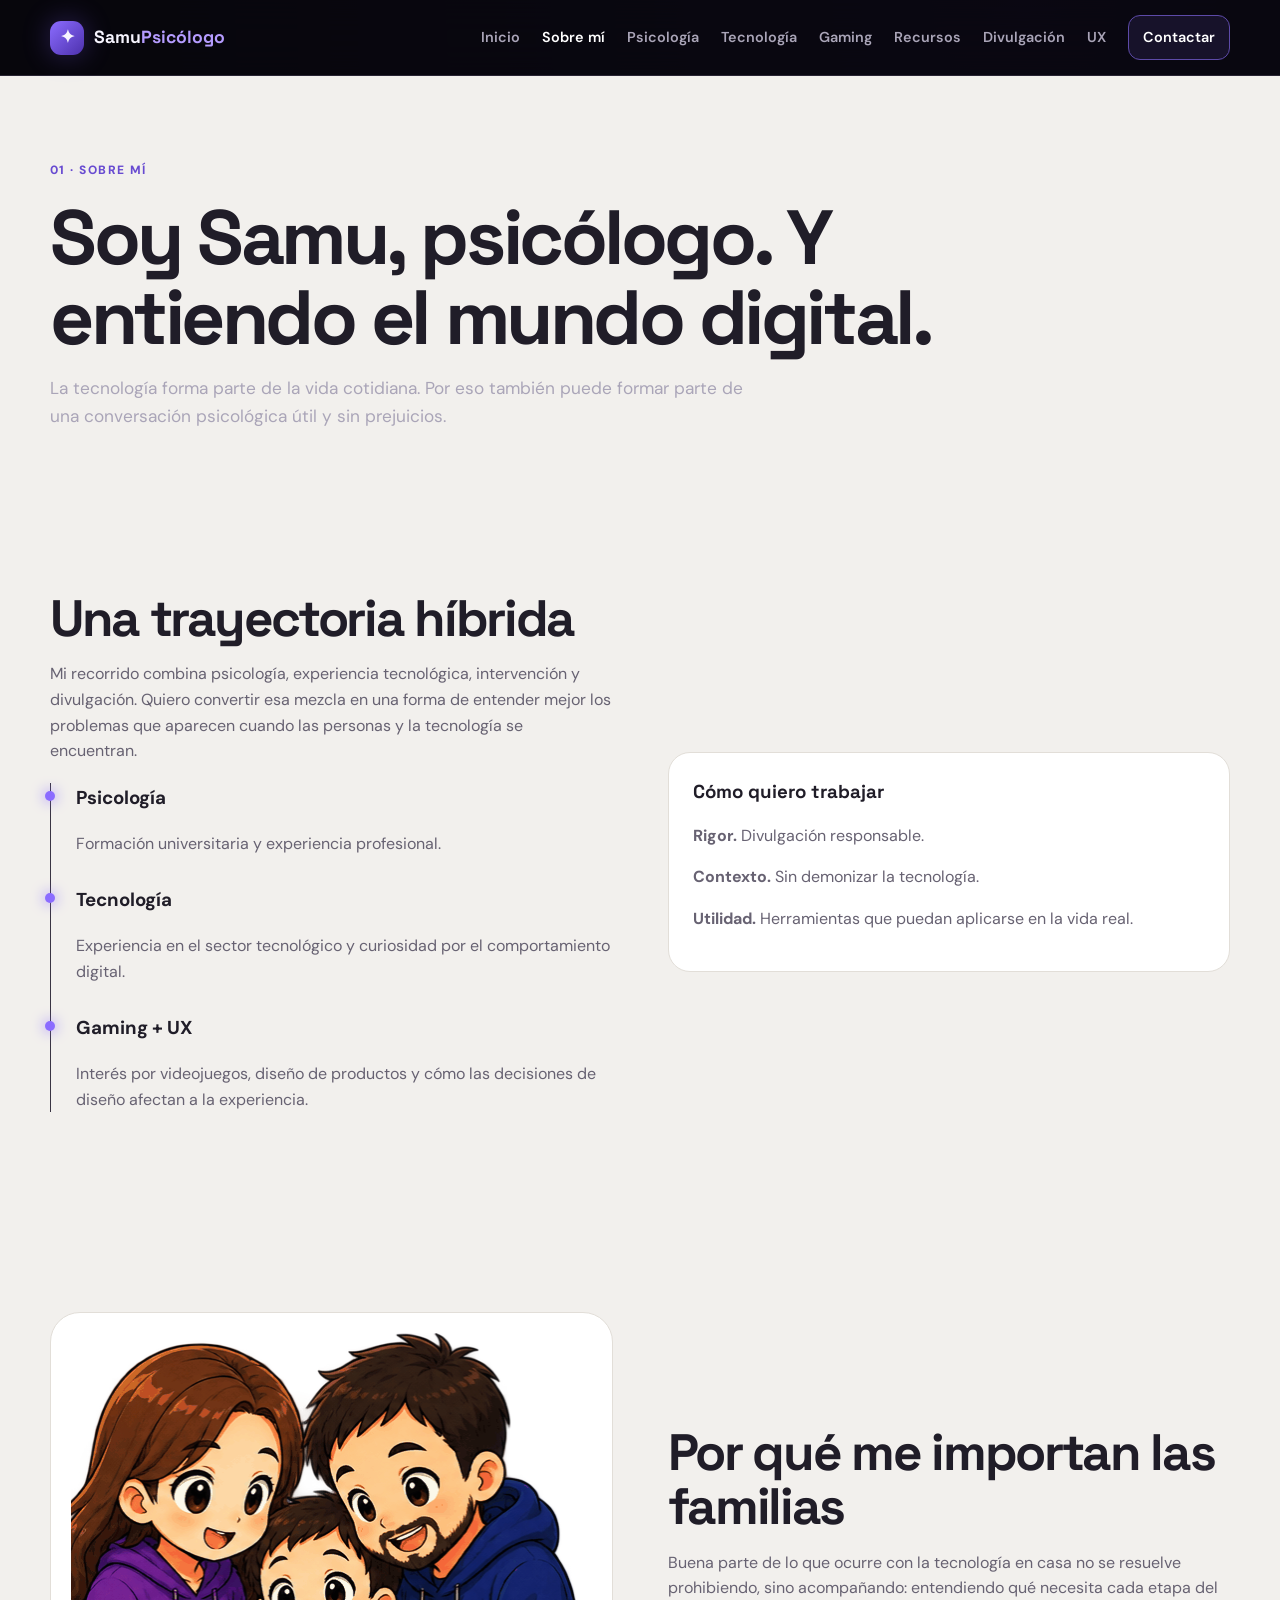
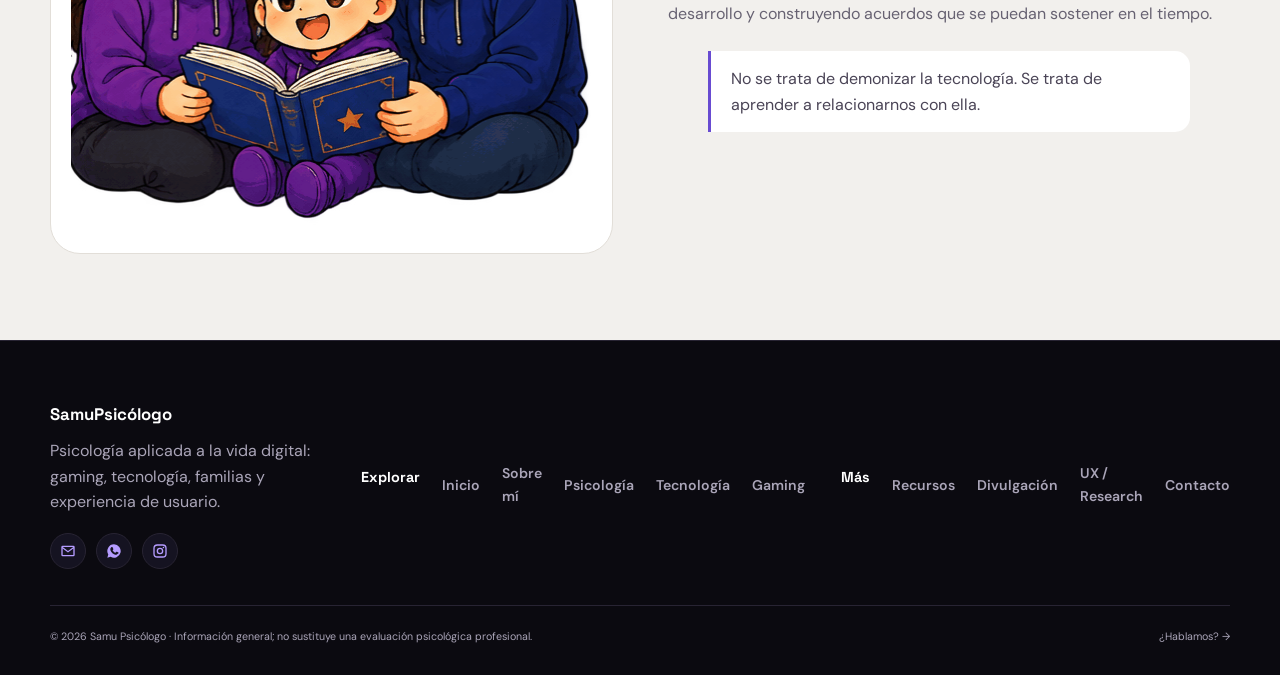
<file: pages/sobre-mi.html>
<!doctype html><html lang="es"><head><meta charset="utf-8"><meta name="viewport" content="width=device-width,initial-scale=1">
<title>Sobre mí · Samu Psicólogo</title>
<meta name="description" content="Psicólogo con una trayectoria híbrida entre psicología, tecnología, gaming y UX. Conoce cómo trabajo y por qué.">
<link rel="canonical" href="https://samupsicologo.example.com/pages/sobre-mi.html">
<meta property="og:type" content="website">
<meta property="og:title" content="Sobre mí · Samu Psicólogo">
<meta property="og:description" content="Psicólogo con una trayectoria híbrida entre psicología, tecnología, gaming y UX. Conoce cómo trabajo y por qué.">
<meta property="og:image" content="../assets/img/samu-hero.png">
<meta property="og:locale" content="es_ES">
<meta name="twitter:card" content="summary_large_image">
<meta name="theme-color" content="#08070d">
<link rel="icon" href="../assets/img/favicon.png" type="image/png">
<link rel="apple-touch-icon" href="../assets/img/favicon.png">
<link rel="stylesheet" href="../css/styles.css">
</head><body>
<a class="skip-link" href="#content">Saltar al contenido</a>
<header class="header"><div class="container header-inner"><a class="brand" href="../index.html"><span class="brand-mark">✦</span><span>Samu<span>Psicólogo</span></span></a><button class="menu" aria-label="Abrir navegación" aria-expanded="false">☰</button><nav>
<a href="../index.html">Inicio</a><a class="active" href="sobre-mi.html" aria-current="page">Sobre mí</a><a href="psicologia.html">Psicología</a><a href="tecnologia.html">Tecnología</a><a href="gaming.html">Gaming</a><a href="recursos.html">Recursos</a><a href="divulgacion.html">Divulgación</a><a href="ux.html">UX</a><a class="nav-cta" href="contacto.html">Contactar</a></nav></div></header><main id="content"><section class="page-hero clean"><div class="container"><span class="tag">01 · SOBRE MÍ</span><h1>Soy Samu, psicólogo. Y entiendo el mundo digital.</h1><p>La tecnología forma parte de la vida cotidiana. Por eso también puede formar parte de una conversación psicológica útil y sin prejuicios.</p></div></section><section class="section clean"><div class="container split"><div><h2>Una trayectoria híbrida</h2><p>Mi recorrido combina psicología, experiencia tecnológica, intervención y divulgación. Quiero convertir esa mezcla en una forma de entender mejor los problemas que aparecen cuando las personas y la tecnología se encuentran.</p><div class="timeline"><div class="timeline-item"><h3>Psicología</h3><p>Formación universitaria y experiencia profesional.</p></div><div class="timeline-item"><h3>Tecnología</h3><p>Experiencia en el sector tecnológico y curiosidad por el comportamiento digital.</p></div><div class="timeline-item"><h3>Gaming + UX</h3><p>Interés por videojuegos, diseño de productos y cómo las decisiones de diseño afectan a la experiencia.</p></div></div></div><div class="card"><h3>Cómo quiero trabajar</h3><p><b>Rigor.</b> Divulgación responsable.</p><p><b>Contexto.</b> Sin demonizar la tecnología.</p><p><b>Utilidad.</b> Herramientas que puedan aplicarse en la vida real.</p></div></div></section><section class="section clean"><div class="container split"><div class="chibi-card"><img src="../assets/img/samu-familia.png" alt="Familia leyendo un cuento juntos" loading="lazy" width="523" height="492"></div><div><h2>Por qué me importan las familias</h2><p>Buena parte de lo que ocurre con la tecnología en casa no se resuelve prohibiendo, sino acompañando: entendiendo qué necesita cada etapa del desarrollo y construyendo acuerdos que se puedan sostener en el tiempo.</p><blockquote class="quote">No se trata de demonizar la tecnología. Se trata de aprender a relacionarnos con ella.</blockquote></div></div></section></main><footer class="footer"><div class="container footer-grid"><div class="footer-about"><strong>SamuPsicólogo</strong><p>Psicología aplicada a la vida digital: gaming, tecnología, familias y experiencia de usuario.</p><div class="footer-social"><a href="mailto:hola@samupsigamer.com" aria-label="Enviar email"><svg viewBox="0 0 24 24"><path d="M4 4h16a2 2 0 0 1 2 2v12a2 2 0 0 1-2 2H4a2 2 0 0 1-2-2V6a2 2 0 0 1 2-2Zm0 2v.01L12 12l8-5.99V6H4Zm16 12V8.24l-8 6-8-6V18Z"/></svg></a><a href="https://wa.me/000000000" target="_blank" rel="noopener" aria-label="WhatsApp"><svg viewBox="0 0 24 24"><path d="M12 2a10 10 0 0 0-8.6 15.1L2 22l5-1.35A10 10 0 1 0 12 2Zm5.6 14.2c-.24.68-1.4 1.3-1.94 1.36-.5.06-1.12.08-1.8-.11a12.7 12.7 0 0 1-1.86-.68 10.6 10.6 0 0 1-4.2-3.75c-.4-.55-1.3-1.9-1.3-3.6 0-1.7.9-2.5 1.2-2.85.3-.35.7-.4.9-.4h.65c.2 0 .48-.04.73.55.26.6.9 2.1.98 2.25.08.15.13.33.02.53-.1.2-.16.33-.32.5-.15.18-.32.4-.46.53-.15.15-.3.31-.13.6.16.3.72 1.2 1.55 1.94 1.06.94 1.96 1.24 2.26 1.38.3.15.48.13.65-.08.18-.2.75-.87.95-1.17.2-.3.4-.24.66-.15.27.1 1.72.82 2.02.97.3.15.5.23.57.35.08.13.08.7-.16 1.38Z"/></svg></a><a href="https://instagram.com/samu.psigamer" target="_blank" rel="noopener" aria-label="Instagram"><svg viewBox="0 0 24 24"><path d="M8 2h8a6 6 0 0 1 6 6v8a6 6 0 0 1-6 6H8a6 6 0 0 1-6-6V8a6 6 0 0 1 6-6Zm0 2a4 4 0 0 0-4 4v8a4 4 0 0 0 4 4h8a4 4 0 0 0 4-4V8a4 4 0 0 0-4-4Zm4 3a5 5 0 1 1 0 10 5 5 0 0 1 0-10Zm0 2a3 3 0 1 0 0 6 3 3 0 0 0 0-6Zm5.2-3.4a1.2 1.2 0 1 1 0 2.4 1.2 1.2 0 0 1 0-2.4Z"/></svg></a></div></div><nav class="footer-col"><h4>Explorar</h4><a href="../index.html">Inicio</a><a href="sobre-mi.html">Sobre mí</a><a href="psicologia.html">Psicología</a><a href="tecnologia.html">Tecnología</a><a href="gaming.html">Gaming</a></nav><nav class="footer-col"><h4>Más</h4><a href="recursos.html">Recursos</a><a href="divulgacion.html">Divulgación</a><a href="ux.html">UX / Research</a><a href="contacto.html">Contacto</a></nav></div><div class="container footer-bottom"><small>© 2026 Samu Psicólogo · Información general; no sustituye una evaluación psicológica profesional.</small><small><a href="contacto.html">¿Hablamos? →</a></small></div></footer><script src="../js/main.js"></script></body></html>
</file>
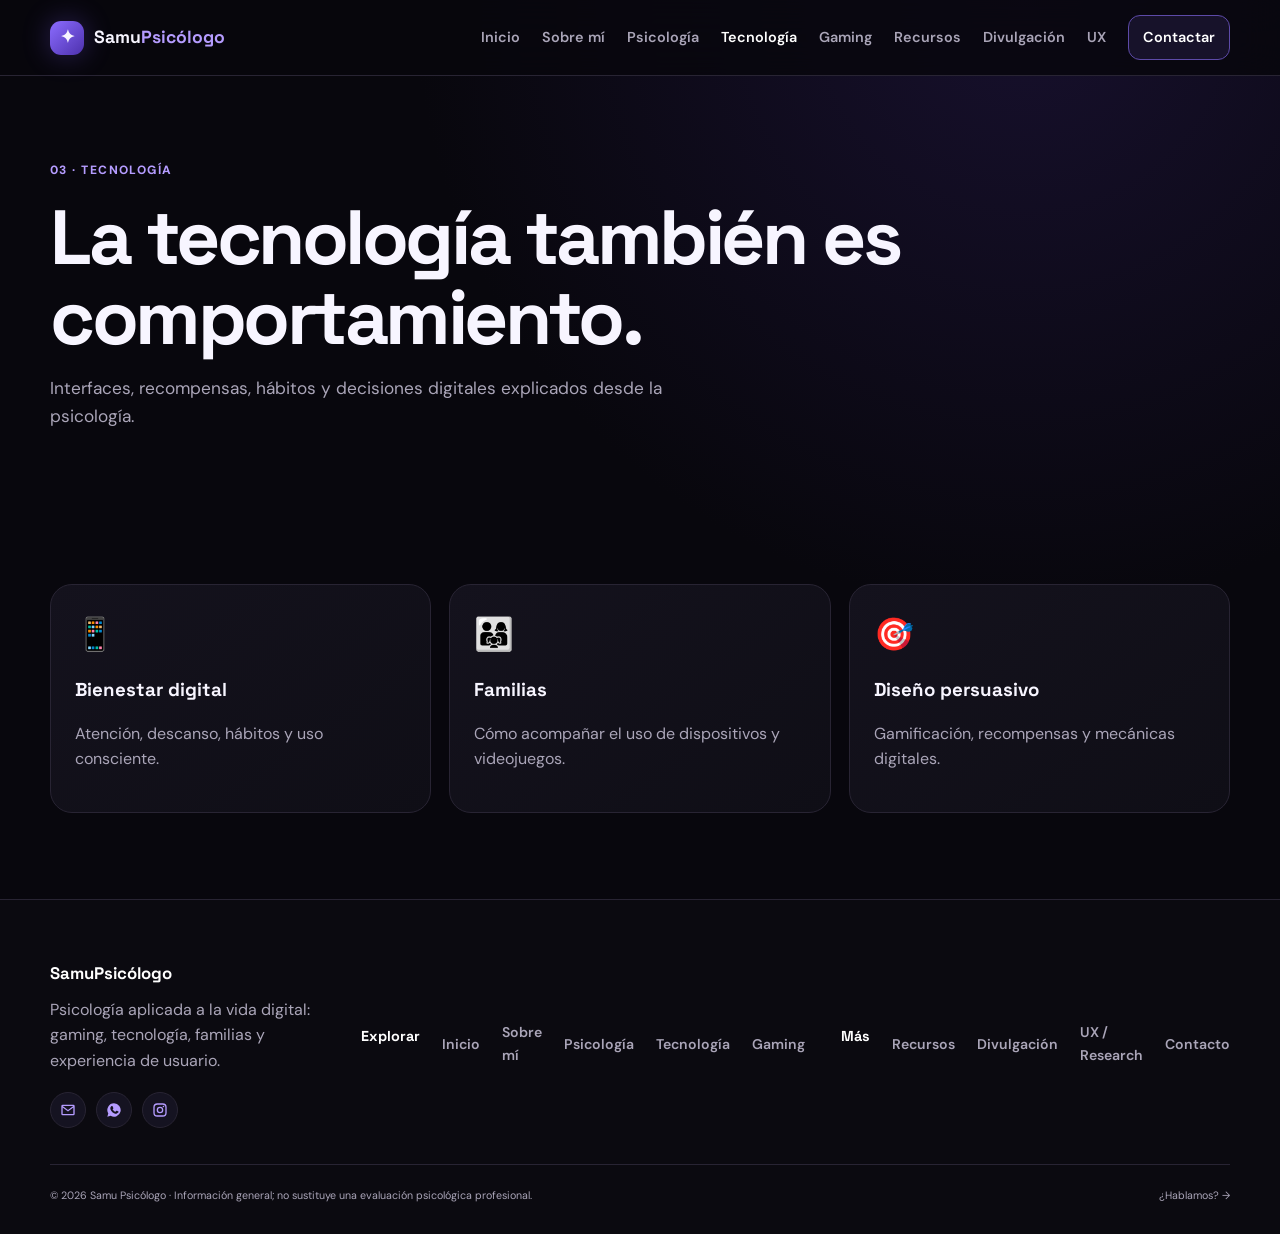
<file: pages/tecnologia.html>
<!doctype html><html lang="es"><head><meta charset="utf-8"><meta name="viewport" content="width=device-width,initial-scale=1">
<title>Tecnología · Samu Psicólogo</title>
<meta name="description" content="Cómo interfaces, recompensas, hábitos y decisiones digitales se explican desde la psicología del comportamiento.">
<link rel="canonical" href="https://samupsicologo.example.com/pages/tecnologia.html">
<meta property="og:type" content="website">
<meta property="og:title" content="Tecnología · Samu Psicólogo">
<meta property="og:description" content="Cómo interfaces, recompensas, hábitos y decisiones digitales se explican desde la psicología del comportamiento.">
<meta property="og:image" content="../assets/img/samu-hero.png">
<meta property="og:locale" content="es_ES">
<meta name="twitter:card" content="summary_large_image">
<meta name="theme-color" content="#08070d">
<link rel="icon" href="../assets/img/favicon.png" type="image/png">
<link rel="apple-touch-icon" href="../assets/img/favicon.png">
<link rel="stylesheet" href="../css/styles.css">
</head><body>
<a class="skip-link" href="#content">Saltar al contenido</a>
<header class="header"><div class="container header-inner"><a class="brand" href="../index.html"><span class="brand-mark">✦</span><span>Samu<span>Psicólogo</span></span></a><button class="menu" aria-label="Abrir navegación" aria-expanded="false">☰</button><nav>
<a href="../index.html">Inicio</a><a href="sobre-mi.html">Sobre mí</a><a href="psicologia.html">Psicología</a><a class="active" href="tecnologia.html" aria-current="page">Tecnología</a><a href="gaming.html">Gaming</a><a href="recursos.html">Recursos</a><a href="divulgacion.html">Divulgación</a><a href="ux.html">UX</a><a class="nav-cta" href="contacto.html">Contactar</a></nav></div></header><main id="content"><section class="page-hero"><div class="container"><span class="tag">03 · TECNOLOGÍA</span><h1>La tecnología también es comportamiento.</h1><p>Interfaces, recompensas, hábitos y decisiones digitales explicados desde la psicología.</p></div></section><section class="section"><div class="container grid"><div class="card"><div class="icon">📱</div><h3>Bienestar digital</h3><p>Atención, descanso, hábitos y uso consciente.</p></div><div class="card"><div class="icon">👨‍👩‍👧</div><h3>Familias</h3><p>Cómo acompañar el uso de dispositivos y videojuegos.</p></div><div class="card"><div class="icon">🎯</div><h3>Diseño persuasivo</h3><p>Gamificación, recompensas y mecánicas digitales.</p></div></div></section></main><footer class="footer"><div class="container footer-grid"><div class="footer-about"><strong>SamuPsicólogo</strong><p>Psicología aplicada a la vida digital: gaming, tecnología, familias y experiencia de usuario.</p><div class="footer-social"><a href="mailto:hola@samupsigamer.com" aria-label="Enviar email"><svg viewBox="0 0 24 24"><path d="M4 4h16a2 2 0 0 1 2 2v12a2 2 0 0 1-2 2H4a2 2 0 0 1-2-2V6a2 2 0 0 1 2-2Zm0 2v.01L12 12l8-5.99V6H4Zm16 12V8.24l-8 6-8-6V18Z"/></svg></a><a href="https://wa.me/000000000" target="_blank" rel="noopener" aria-label="WhatsApp"><svg viewBox="0 0 24 24"><path d="M12 2a10 10 0 0 0-8.6 15.1L2 22l5-1.35A10 10 0 1 0 12 2Zm5.6 14.2c-.24.68-1.4 1.3-1.94 1.36-.5.06-1.12.08-1.8-.11a12.7 12.7 0 0 1-1.86-.68 10.6 10.6 0 0 1-4.2-3.75c-.4-.55-1.3-1.9-1.3-3.6 0-1.7.9-2.5 1.2-2.85.3-.35.7-.4.9-.4h.65c.2 0 .48-.04.73.55.26.6.9 2.1.98 2.25.08.15.13.33.02.53-.1.2-.16.33-.32.5-.15.18-.32.4-.46.53-.15.15-.3.31-.13.6.16.3.72 1.2 1.55 1.94 1.06.94 1.96 1.24 2.26 1.38.3.15.48.13.65-.08.18-.2.75-.87.95-1.17.2-.3.4-.24.66-.15.27.1 1.72.82 2.02.97.3.15.5.23.57.35.08.13.08.7-.16 1.38Z"/></svg></a><a href="https://instagram.com/samu.psigamer" target="_blank" rel="noopener" aria-label="Instagram"><svg viewBox="0 0 24 24"><path d="M8 2h8a6 6 0 0 1 6 6v8a6 6 0 0 1-6 6H8a6 6 0 0 1-6-6V8a6 6 0 0 1 6-6Zm0 2a4 4 0 0 0-4 4v8a4 4 0 0 0 4 4h8a4 4 0 0 0 4-4V8a4 4 0 0 0-4-4Zm4 3a5 5 0 1 1 0 10 5 5 0 0 1 0-10Zm0 2a3 3 0 1 0 0 6 3 3 0 0 0 0-6Zm5.2-3.4a1.2 1.2 0 1 1 0 2.4 1.2 1.2 0 0 1 0-2.4Z"/></svg></a></div></div><nav class="footer-col"><h4>Explorar</h4><a href="../index.html">Inicio</a><a href="sobre-mi.html">Sobre mí</a><a href="psicologia.html">Psicología</a><a href="tecnologia.html">Tecnología</a><a href="gaming.html">Gaming</a></nav><nav class="footer-col"><h4>Más</h4><a href="recursos.html">Recursos</a><a href="divulgacion.html">Divulgación</a><a href="ux.html">UX / Research</a><a href="contacto.html">Contacto</a></nav></div><div class="container footer-bottom"><small>© 2026 Samu Psicólogo · Información general; no sustituye una evaluación psicológica profesional.</small><small><a href="contacto.html">¿Hablamos? →</a></small></div></footer><script src="../js/main.js"></script></body></html>
</file>
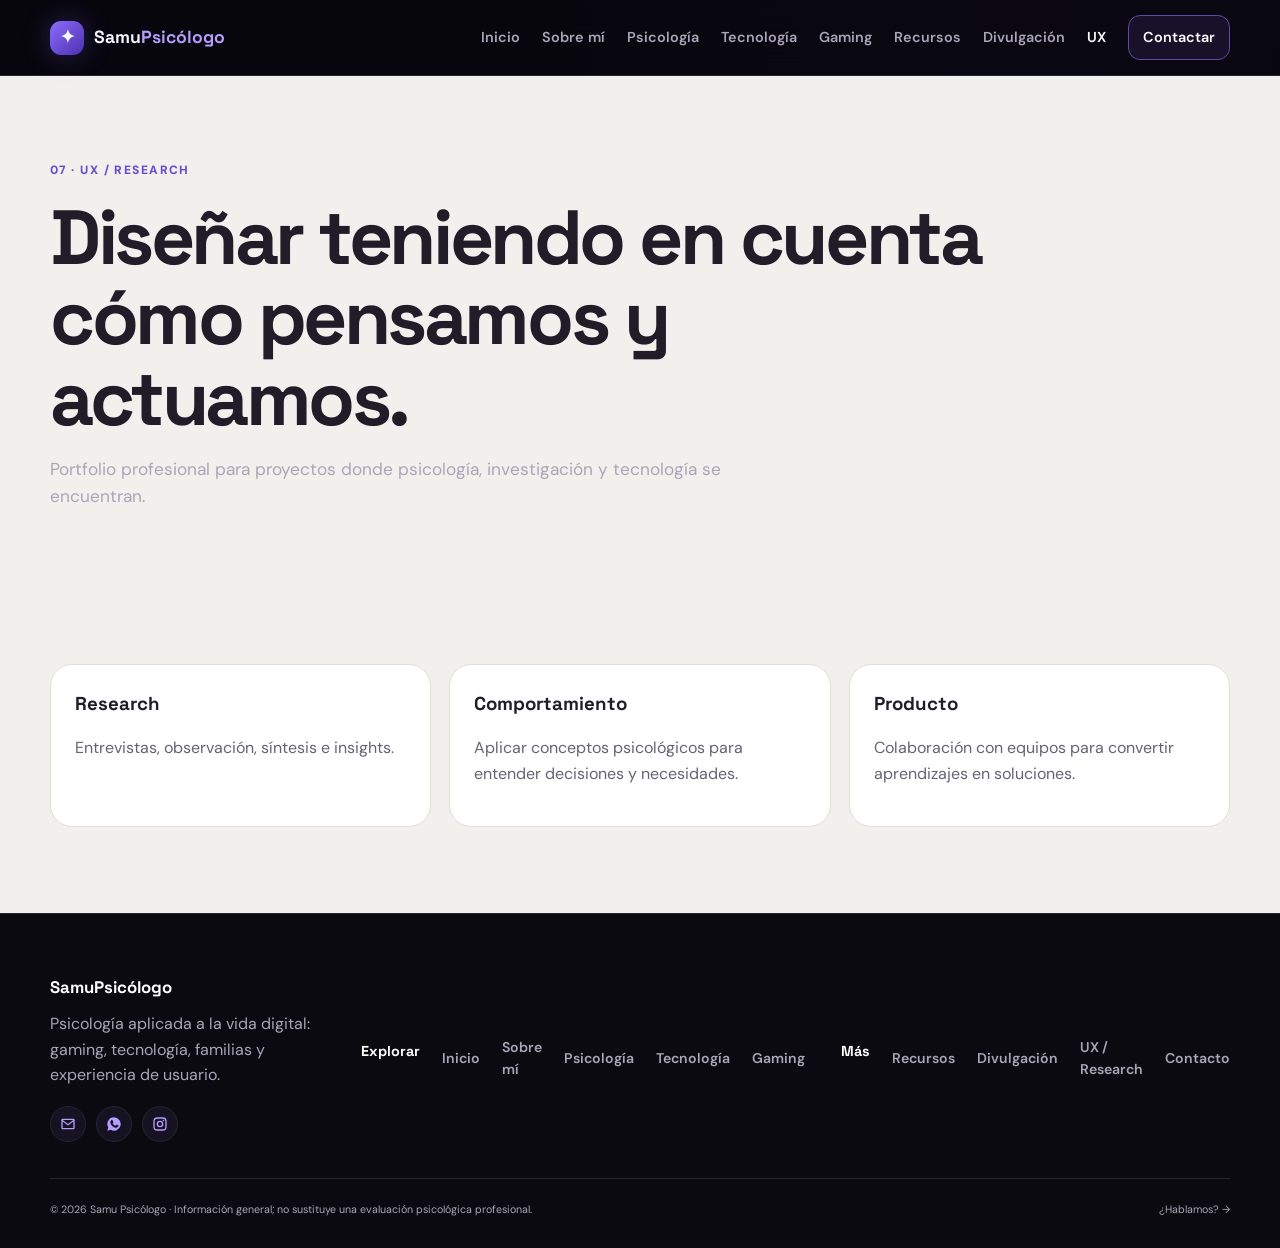
<file: pages/ux.html>
<!doctype html><html lang="es"><head><meta charset="utf-8"><meta name="viewport" content="width=device-width,initial-scale=1">
<title>UX / Research · Samu Psicólogo</title>
<meta name="description" content="Portfolio profesional de investigación de usuarios y diseño de producto aplicando psicología del comportamiento.">
<link rel="canonical" href="https://samupsicologo.example.com/pages/ux.html">
<meta property="og:type" content="website">
<meta property="og:title" content="UX / Research · Samu Psicólogo">
<meta property="og:description" content="Portfolio profesional de investigación de usuarios y diseño de producto aplicando psicología del comportamiento.">
<meta property="og:image" content="../assets/img/samu-hero.png">
<meta property="og:locale" content="es_ES">
<meta name="twitter:card" content="summary_large_image">
<meta name="theme-color" content="#08070d">
<link rel="icon" href="../assets/img/favicon.png" type="image/png">
<link rel="apple-touch-icon" href="../assets/img/favicon.png">
<link rel="stylesheet" href="../css/styles.css">
</head><body>
<a class="skip-link" href="#content">Saltar al contenido</a>
<header class="header"><div class="container header-inner"><a class="brand" href="../index.html"><span class="brand-mark">✦</span><span>Samu<span>Psicólogo</span></span></a><button class="menu" aria-label="Abrir navegación" aria-expanded="false">☰</button><nav>
<a href="../index.html">Inicio</a><a href="sobre-mi.html">Sobre mí</a><a href="psicologia.html">Psicología</a><a href="tecnologia.html">Tecnología</a><a href="gaming.html">Gaming</a><a href="recursos.html">Recursos</a><a href="divulgacion.html">Divulgación</a><a class="active" href="ux.html" aria-current="page">UX</a><a class="nav-cta" href="contacto.html">Contactar</a></nav></div></header><main id="content"><section class="page-hero clean"><div class="container"><span class="tag">07 · UX / RESEARCH</span><h1>Diseñar teniendo en cuenta cómo pensamos y actuamos.</h1><p>Portfolio profesional para proyectos donde psicología, investigación y tecnología se encuentran.</p></div></section><section class="section clean"><div class="container grid"><div class="card"><h3>Research</h3><p>Entrevistas, observación, síntesis e insights.</p></div><div class="card"><h3>Comportamiento</h3><p>Aplicar conceptos psicológicos para entender decisiones y necesidades.</p></div><div class="card"><h3>Producto</h3><p>Colaboración con equipos para convertir aprendizajes en soluciones.</p></div></div></section></main><footer class="footer"><div class="container footer-grid"><div class="footer-about"><strong>SamuPsicólogo</strong><p>Psicología aplicada a la vida digital: gaming, tecnología, familias y experiencia de usuario.</p><div class="footer-social"><a href="mailto:hola@samupsigamer.com" aria-label="Enviar email"><svg viewBox="0 0 24 24"><path d="M4 4h16a2 2 0 0 1 2 2v12a2 2 0 0 1-2 2H4a2 2 0 0 1-2-2V6a2 2 0 0 1 2-2Zm0 2v.01L12 12l8-5.99V6H4Zm16 12V8.24l-8 6-8-6V18Z"/></svg></a><a href="https://wa.me/000000000" target="_blank" rel="noopener" aria-label="WhatsApp"><svg viewBox="0 0 24 24"><path d="M12 2a10 10 0 0 0-8.6 15.1L2 22l5-1.35A10 10 0 1 0 12 2Zm5.6 14.2c-.24.68-1.4 1.3-1.94 1.36-.5.06-1.12.08-1.8-.11a12.7 12.7 0 0 1-1.86-.68 10.6 10.6 0 0 1-4.2-3.75c-.4-.55-1.3-1.9-1.3-3.6 0-1.7.9-2.5 1.2-2.85.3-.35.7-.4.9-.4h.65c.2 0 .48-.04.73.55.26.6.9 2.1.98 2.25.08.15.13.33.02.53-.1.2-.16.33-.32.5-.15.18-.32.4-.46.53-.15.15-.3.31-.13.6.16.3.72 1.2 1.55 1.94 1.06.94 1.96 1.24 2.26 1.38.3.15.48.13.65-.08.18-.2.75-.87.95-1.17.2-.3.4-.24.66-.15.27.1 1.72.82 2.02.97.3.15.5.23.57.35.08.13.08.7-.16 1.38Z"/></svg></a><a href="https://instagram.com/samu.psigamer" target="_blank" rel="noopener" aria-label="Instagram"><svg viewBox="0 0 24 24"><path d="M8 2h8a6 6 0 0 1 6 6v8a6 6 0 0 1-6 6H8a6 6 0 0 1-6-6V8a6 6 0 0 1 6-6Zm0 2a4 4 0 0 0-4 4v8a4 4 0 0 0 4 4h8a4 4 0 0 0 4-4V8a4 4 0 0 0-4-4Zm4 3a5 5 0 1 1 0 10 5 5 0 0 1 0-10Zm0 2a3 3 0 1 0 0 6 3 3 0 0 0 0-6Zm5.2-3.4a1.2 1.2 0 1 1 0 2.4 1.2 1.2 0 0 1 0-2.4Z"/></svg></a></div></div><nav class="footer-col"><h4>Explorar</h4><a href="../index.html">Inicio</a><a href="sobre-mi.html">Sobre mí</a><a href="psicologia.html">Psicología</a><a href="tecnologia.html">Tecnología</a><a href="gaming.html">Gaming</a></nav><nav class="footer-col"><h4>Más</h4><a href="recursos.html">Recursos</a><a href="divulgacion.html">Divulgación</a><a href="ux.html">UX / Research</a><a href="contacto.html">Contacto</a></nav></div><div class="container footer-bottom"><small>© 2026 Samu Psicólogo · Información general; no sustituye una evaluación psicológica profesional.</small><small><a href="contacto.html">¿Hablamos? →</a></small></div></footer><script src="../js/main.js"></script></body></html>
</file>
<file: css/styles.css>
@import url('https://fonts.googleapis.com/css2?family=DM+Sans:wght@400;500;600;700&family=Space+Grotesk:wght@500;600;700&display=swap');
:root{--bg:#08070d;--panel:#11101a;--panel2:#151321;--ink:#f7f5ff;--muted:#aaa5b8;--purple:#8b6cff;--purple2:#b59cff;--line:#282433;--green:#39d98a;--yellow:#f4d35e;--max:1180px}
*{box-sizing:border-box}html{scroll-behavior:smooth}body{margin:0;background:radial-gradient(circle at 80% 0%,#17102d 0,#08070d 38%);color:var(--ink);font-family:"DM Sans",system-ui,sans-serif;line-height:1.6}a{color:inherit;text-decoration:none}button{font:inherit;cursor:pointer}
:focus-visible{outline:2px solid var(--purple2);outline-offset:3px;border-radius:6px}
.skip-link{position:absolute;left:16px;top:-60px;background:var(--purple);color:#fff;padding:10px 16px;border-radius:10px;font-weight:700;font-size:.85rem;z-index:100;transition:top .2s ease}.skip-link:focus{top:16px}
nav a[aria-current="page"]{color:#fff}nav a[aria-current="page"]{position:relative}
.container{width:min(var(--max),calc(100% - 40px));margin:auto}
.header{position:sticky;top:0;z-index:50;height:76px;background:rgba(8,7,13,.82);backdrop-filter:blur(18px);border-bottom:1px solid var(--line)}.header-inner{height:100%;display:flex;align-items:center;justify-content:space-between}.brand{display:flex;gap:10px;align-items:center;font-family:"Space Grotesk";font-weight:700;font-size:1.1rem}.brand-mark{width:34px;height:34px;display:grid;place-items:center;border-radius:11px;background:linear-gradient(135deg,var(--purple),#4d31ad);box-shadow:0 0 28px #7657e855}.brand span span{color:var(--purple2)}nav{display:flex;align-items:center;gap:22px}nav a{color:var(--muted);font-size:.9rem;font-weight:600}nav a:hover,nav a.active,nav a[aria-current="page"]{color:#fff}.nav-cta{padding:10px 14px;border:1px solid #5d4aa8;border-radius:12px;background:#17122a;color:#fff}.menu{display:none;background:none;border:0;color:#fff;font-size:1.4rem;line-height:1;width:40px;height:40px;border-radius:10px}.menu:hover{background:#17122a}
.hero{padding:86px 0 70px;min-height:650px;display:grid;grid-template-columns:1fr 1fr;gap:60px;align-items:center}.eyebrow,.tag{font-size:.75rem;font-weight:800;letter-spacing:.12em;color:var(--purple2)}.eyebrow{display:inline-flex;gap:9px;align-items:center}.pulse-dot{width:8px;height:8px;border-radius:50%;background:var(--green);box-shadow:0 0 14px #39d98a}.hero h1{font-family:"Space Grotesk";font-size:clamp(3.1rem,6vw,5.7rem);line-height:.97;letter-spacing:-.055em;margin:18px 0 24px}.hero h1 em{color:var(--purple2);font-style:normal}.hero p{max-width:620px;font-size:1.1rem;color:var(--muted)}.actions{display:flex;gap:12px;flex-wrap:wrap;margin:28px 0}.btn{display:inline-flex;align-items:center;gap:10px;padding:13px 18px;border-radius:13px;border:1px solid var(--line);font-weight:800}.btn.primary{background:var(--purple);border-color:var(--purple);color:#fff;box-shadow:0 12px 35px #7657e633}.btn.ghost{background:#11101a}.trust{display:flex;gap:16px;flex-wrap:wrap;color:#858091;font-size:.82rem}
.hero-visual{min-height:520px;position:relative;border:1px solid var(--line);border-radius:34px;background:linear-gradient(145deg,#17132a,#0d0c13);overflow:hidden;display:grid;place-items:end center;box-shadow:0 30px 90px #0008}.hero-visual:before,.hero-visual:after{content:"";position:absolute;border-radius:50%;filter:blur(1px)}.hero-visual:before{width:300px;height:300px;background:#7657e822;top:70px;right:30px}.hero-visual:after{width:180px;height:180px;background:#b59cff1a;bottom:30px;left:30px}.hero-visual img{position:relative;z-index:2;width:88%;max-height:510px;object-fit:contain;object-position:center bottom;filter:drop-shadow(0 25px 35px #0008)}.level-card{position:absolute;z-index:4;background:#0d0c14dd;border:1px solid #39334a;border-radius:16px;padding:14px 17px;box-shadow:0 12px 35px #0006;backdrop-filter:blur(10px)}.level-card.top{top:25px;left:25px}.level-card small,.level-card span{display:block;color:#8d8798;font-size:.68rem}.level-card strong{display:block;font-family:"Space Grotesk";font-size:1.25rem}.controller{position:absolute;z-index:4;right:25px;bottom:25px;font-size:2.2rem}
.section{padding:86px 0}.section.dark{background:#0d0c13}.section-head{display:flex;justify-content:space-between;align-items:end;gap:25px;margin-bottom:30px}.section h2,.page-hero h1{font-family:"Space Grotesk";line-height:1.05;letter-spacing:-.045em}.section h2{font-size:clamp(2rem,4vw,3.4rem);margin:8px 0 0}.section-head p{max-width:570px;color:var(--muted)}
.grid{display:grid;grid-template-columns:repeat(3,1fr);gap:18px}.card{background:linear-gradient(145deg,#14121d,#0f0e16);border:1px solid var(--line);border-radius:22px;padding:24px}.card:hover{border-color:#4c3b78;transform:translateY(-2px);transition:.2s}.card .icon{font-size:2rem;margin-bottom:15px}.card p{color:var(--muted)}.card h3{font-family:"Space Grotesk";margin:0 0 8px}.tag-pill{display:inline-block;padding:5px 9px;border-radius:999px;background:#1b1730;color:#bcaeff;font-size:.72rem;font-weight:800;margin:2px}.tag-pill.soon{background:transparent;border:1px dashed #3d3454;color:#8d8798}
.split{display:grid;grid-template-columns:1fr 1fr;gap:55px;align-items:center}.chibi-card{border-radius:30px;background:#141020;border:1px solid #30284a;padding:20px;overflow:hidden}.chibi-card img{width:100%;border-radius:22px}
.quote{border-left:3px solid var(--purple);padding:15px 20px;background:#131020;border-radius:0 15px 15px 0;color:#ddd7e8;margin-top:25px}.clean{background:#f2f0ed;color:#201d28}.clean p{color:#676272}.clean .card{background:#fff;border-color:#e2ded8;box-shadow:none}.clean .tag{color:#684bd1}.clean .section{color:#201d28}.clean .chibi-card{background:#fff;border-color:#e2ded8}.clean .quote{background:#fff;color:#4a4456;border-left-color:#684bd1}
.page-hero{padding:80px 0 50px}.page-hero h1{font-size:clamp(3rem,6vw,5rem);max-width:950px;margin:15px 0}.page-hero p{max-width:700px;color:var(--muted);font-size:1.08rem}
.filters{display:flex;gap:8px;flex-wrap:wrap;margin-bottom:25px}.filter{cursor:pointer;background:#11101a;border:1px solid var(--line);color:var(--muted);border-radius:999px;padding:9px 13px;font-weight:800}.filter.active{background:var(--purple);border-color:var(--purple);color:#fff}
.cta{border:1px solid #45356f;border-radius:30px;padding:45px;background:radial-gradient(circle at 85% 20%,#49318b55,#171129);position:relative;overflow:hidden}.cta:after{content:"✦";position:absolute;right:50px;bottom:10px;font-size:9rem;color:#8b6cff12}.cta h2{max-width:700px}.cta p{color:#b9b2c8;max-width:650px}
.footer{padding:60px 0 30px;border-top:1px solid var(--line);color:var(--muted);background:#0b0a10}.footer-grid{display:grid;grid-template-columns:1.3fr 1fr 1fr;gap:36px;padding-bottom:36px}.footer strong{color:#fff;font-family:"Space Grotesk";font-size:1.05rem}.footer-about p{max-width:280px;margin:10px 0 18px}
.footer-social{display:flex;gap:10px}.footer-social a{width:36px;height:36px;border-radius:50%;display:grid;place-items:center;background:#151321;border:1px solid var(--line);color:var(--purple2);transition:.2s}.footer-social a:hover{border-color:var(--purple);color:#fff;transform:translateY(-2px)}.footer-social svg{width:16px;height:16px;fill:currentColor}
.footer-col h4{color:#fff;font-family:"Space Grotesk";font-size:.9rem;margin:0 0 14px}.footer-col a{display:block;color:var(--muted);font-size:.88rem;padding:5px 0}.footer-col a:hover{color:#fff}
.footer-bottom{display:flex;flex-wrap:wrap;justify-content:space-between;gap:10px;padding-top:22px;border-top:1px solid var(--line);font-size:.8rem}
@media(max-width:700px){.footer-grid{grid-template-columns:1fr}}
.timeline{border-left:1px solid #393443;padding-left:25px}.timeline-item{position:relative;margin-bottom:28px}.timeline-item:before{content:"";position:absolute;left:-31px;top:8px;width:10px;height:10px;border-radius:50%;background:var(--purple);box-shadow:0 0 14px #8b6cff}
.article{max-width:800px}.article h2{font-family:"Space Grotesk";margin-top:42px}.article li{margin:8px 0;color:#c2bdc9}.notice{padding:18px 20px;border-radius:16px;background:#161228;border:1px solid #3d3261;color:#c9c2d7}
@media(max-width:900px){nav{display:none;position:absolute;left:0;right:0;top:76px;padding:20px;background:#0b0a10;border-bottom:1px solid var(--line);flex-direction:column;align-items:flex-start}.menu{display:block}.header.open nav{display:flex}.hero,.split{grid-template-columns:1fr}.grid{grid-template-columns:1fr 1fr}.hero{padding-top:55px}.hero-visual{min-height:480px}}
@media(max-width:600px){.container{width:calc(100% - 28px)}.grid{grid-template-columns:1fr}.hero h1{font-size:3.2rem}.hero-visual{min-height:400px}.section{padding:60px 0}.footer-grid{flex-direction:column}.section-head{display:block}}
</file>
